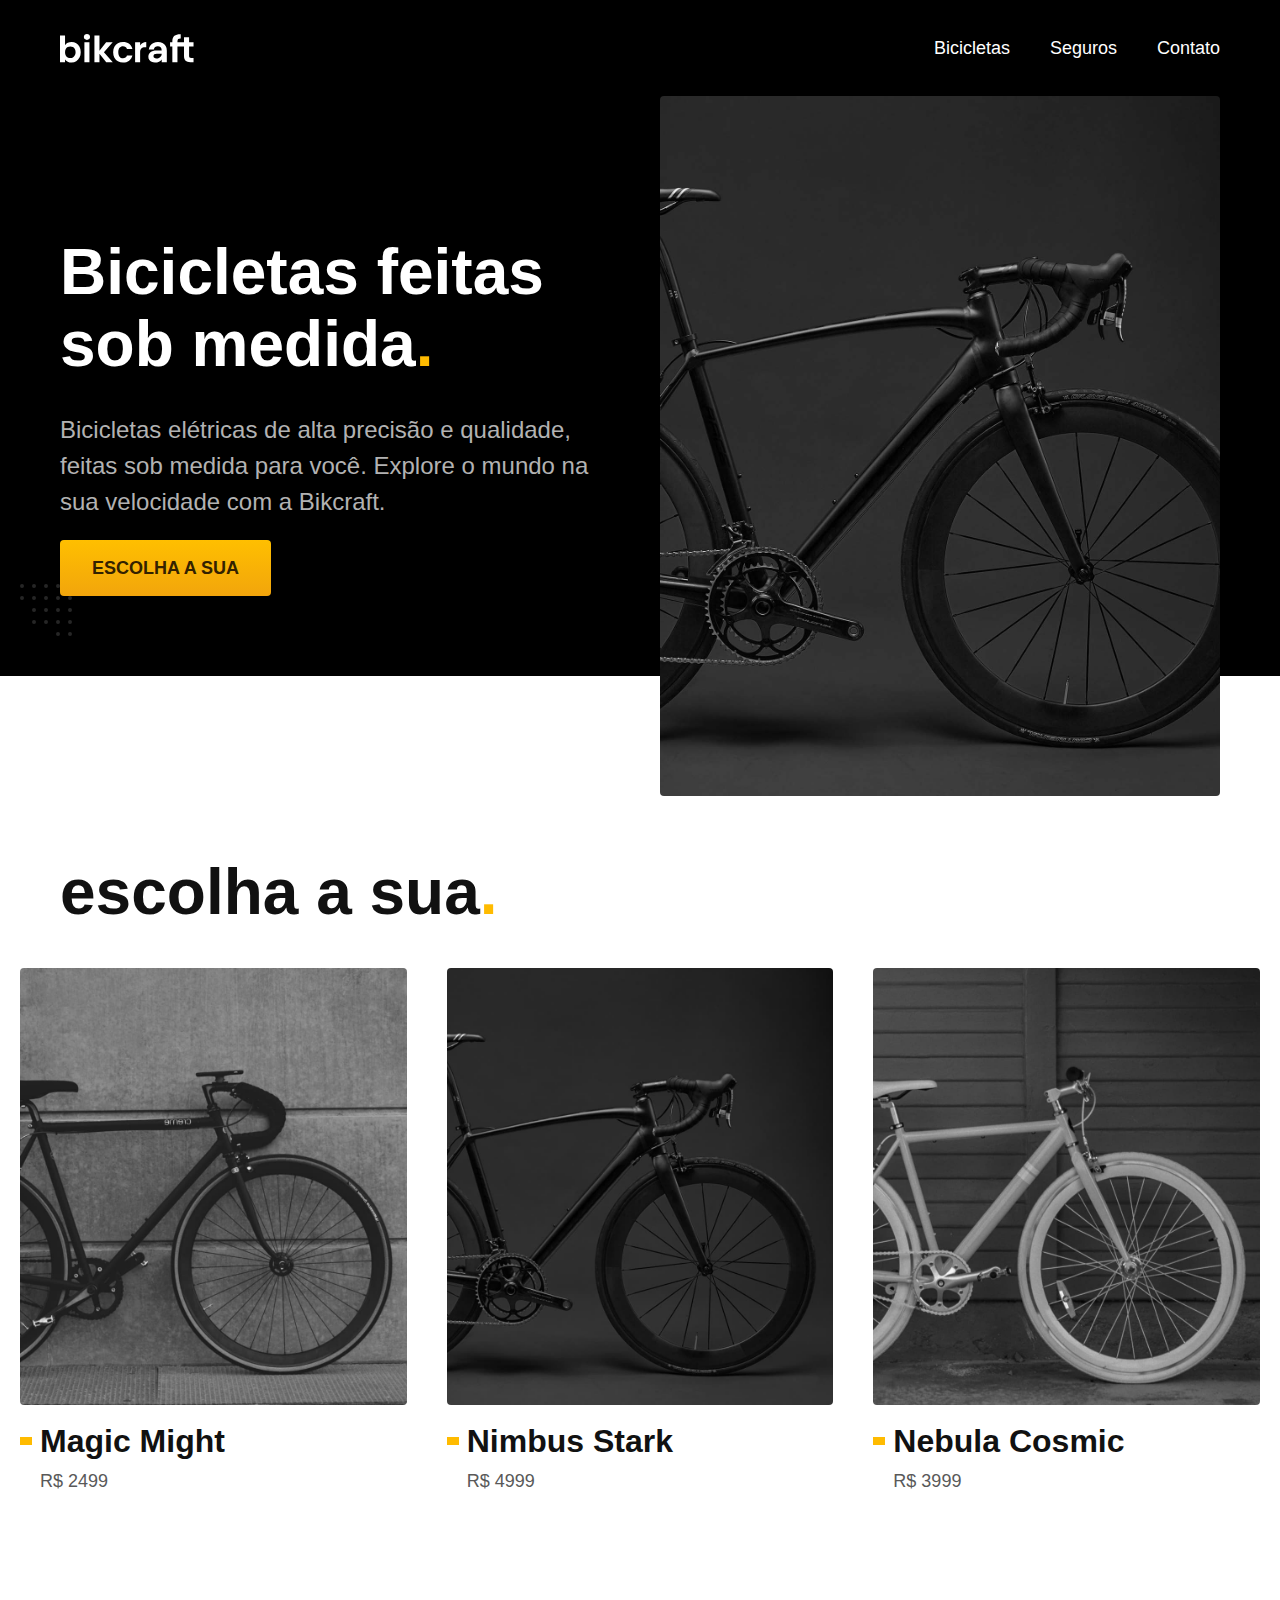
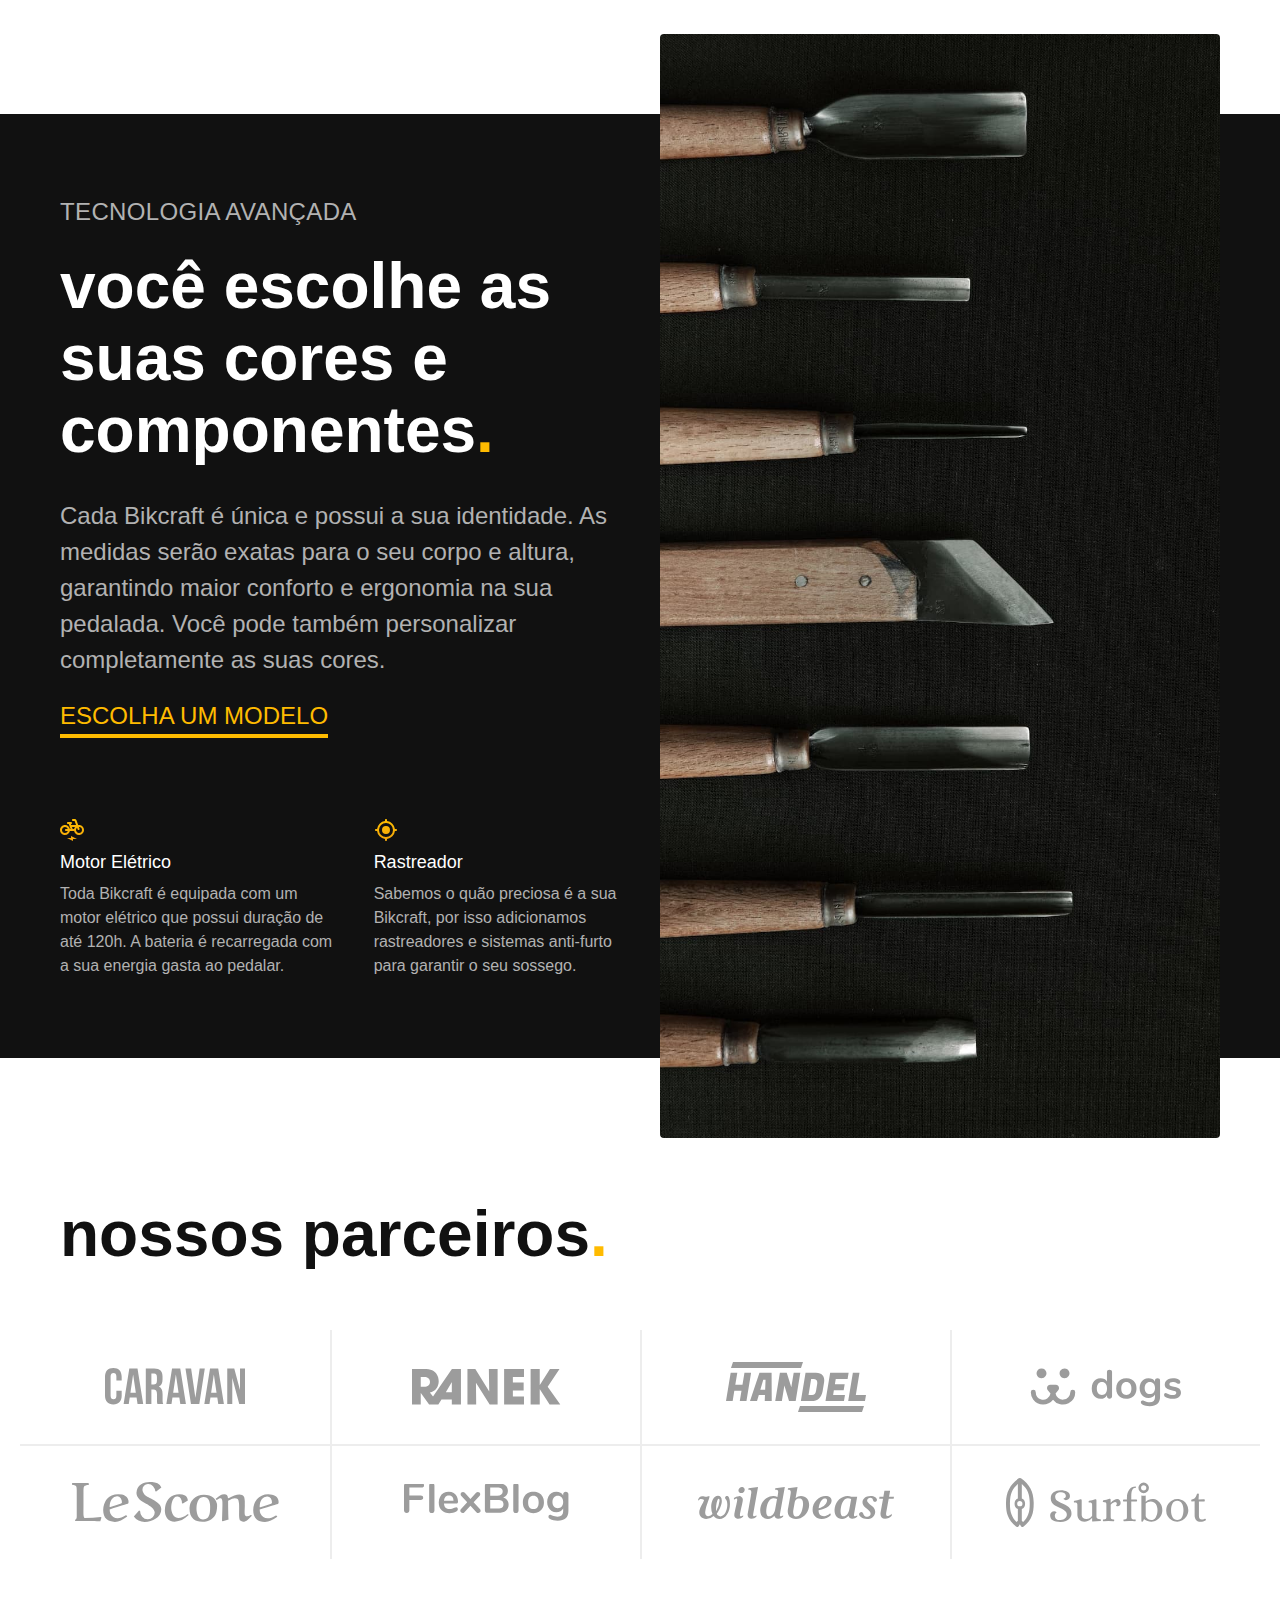
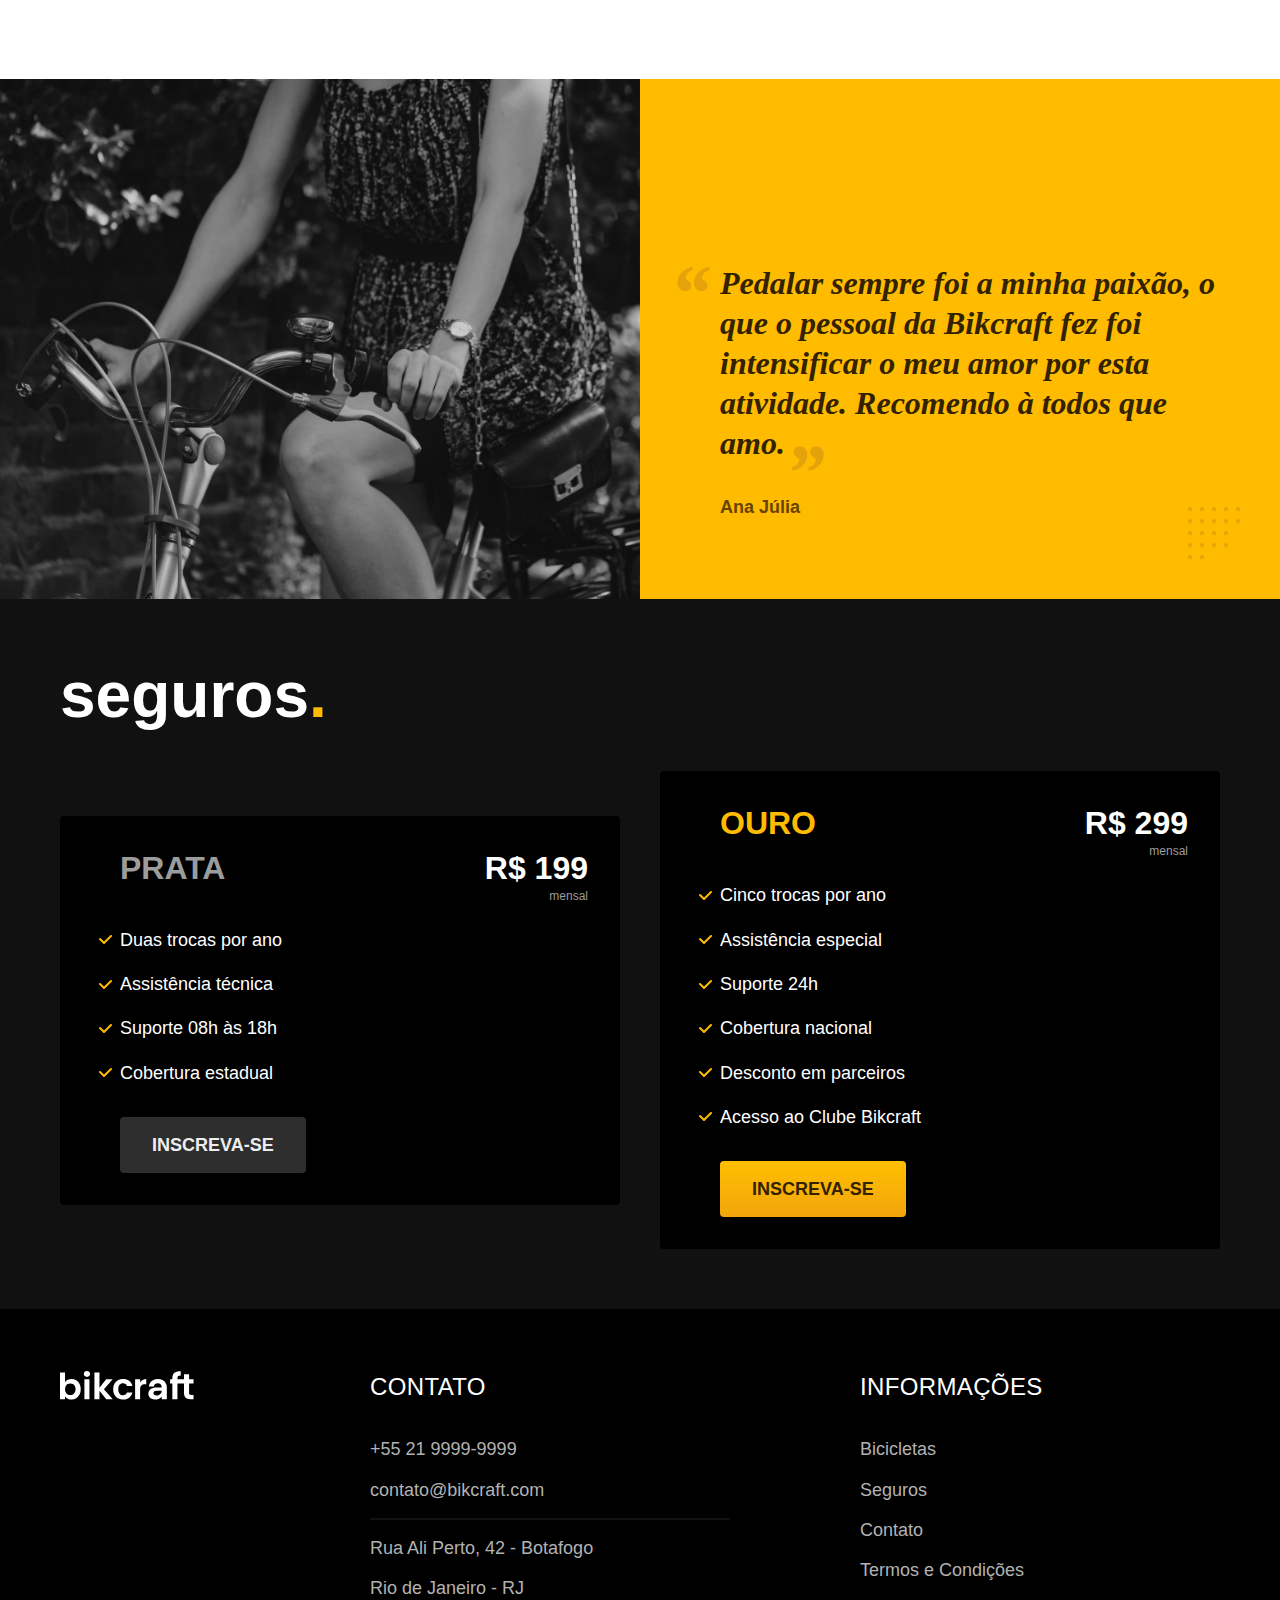
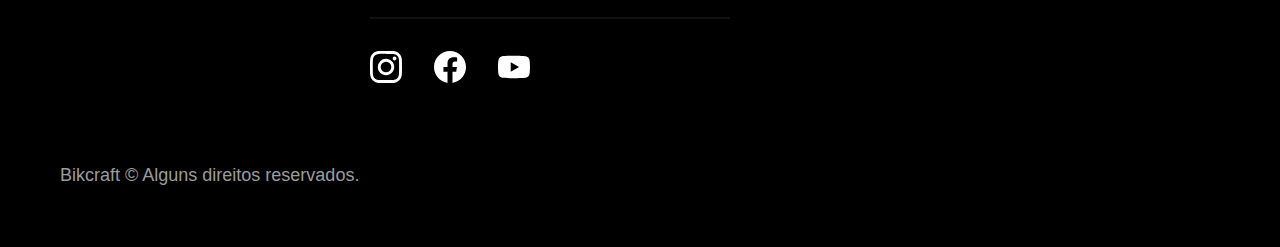
<file: index.html>
<!DOCTYPE html>
<html lang="pt-br">

<head>
  <meta charset="UTF-8">
  <meta name="viewport" content="width=device-width, initial-scale=1.0">

  <title>Bikcraft - Bicicletas Elétricas</title>
  <meta name="description" content="Bicicletas elétricas de alta precisão e qualidade, feitas sob medida para o cliente. Explore o mundo na sua velocidade com a Bikcraft.">

  <link rel="preload" href="./css/style.min.css" as="style">
  <link rel="stylesheet" href="./css/style.min.css">

  <script>document.documentElement.classList.add('js');</script>
</head>

<body>
  <header class="header-bg">
    <div class="header container">
      <a href="./">
        <img src="./img/bikcraft.svg" width="136" height="32" alt="Bikcraft">
      </a>

      <nav aria-label="primaria">
        <ul class="header-menu font-1-m cor-0">
          <li><a href="./bicicletas.html">Bicicletas</a></li>
          <li><a href="./seguros.html">Seguros</a></li>
          <li><a href="./contato.html">Contato</a></li>
        </ul>
      </nav>
    </div>
  </header>

  <main class="introducao-bg">
    <div class="introducao container">
      <div class="introducao-conteudo">
        <h1 class="font-1-xxl cor-0 fadeInDown" data-anime="200">Bicicletas feitas sob medida<span class="cor-p1">.</span></h1>
        <p class="font-2-l cor-5 fadeInDown" data-anime="400">Bicicletas elétricas de alta precisão e qualidade, feitas sob medida para você. Explore o mundo na sua velocidade com a Bikcraft.</p>
        <a class="botao fadeInDown" data-anime="600" href="./bicicletas.html">Escolha a sua</a>
      </div>
      <picture data-anime="800" class="fadeInDown">
        <source media="(max-width: 800px)" srcset="./img/bicicletas/nimbus.jpg">
        <img src="./img/fotos/introducao.jpg" width="1280" height="1600" alt="Bicicleta elétrica preta.">
      </picture>
    </div>
  </main>

  <article class="bicicletas-lista">
    <h2 class="container font-1-xxl">escolha a sua<span class="cor-p1">.</span></h2>

    <ul>
      <li>
        <a href="./bicicletas/magic.html">
          <img src="./img/bicicletas/magic-home.jpg" alt="Bicicleta preta" width="920" height="1040">
          <h3 class="font-1-xl">Magic Might</h3>
          <span class="font-2-m cor-8">R$ 2499</span>
        </a>
      </li>
      <li>
        <a href="./bicicletas/nimbus.html">
          <img src="./img/bicicletas/nimbus-home.jpg" alt="Bicicleta preta" width="920" height="1040">
          <h3 class="font-1-xl">Nimbus Stark</h3>
          <span class="font-2-m cor-8">R$ 4999</span>
        </a>
      </li>
      <li>
        <a href="./bicicletas/nebula.html">
          <img src="./img/bicicletas/nebula-home.jpg" alt="Bicicleta preta" width="920" height="1040">
          <h3 class="font-1-xl">Nebula Cosmic</h3>
          <span class="font-2-m cor-8">R$ 3999</span>
        </a>
      </li>
    </ul>
  </article>

  <article class="tecnologia-bg">
    <div class="tecnologia container">
      <div class="tecnologia-conteudo">
        <span class="font-2-l-b cor-5">Tecnologia Avançada</span>
        <h2 class="font-1-xxl cor-0">você escolhe as suas cores e componentes<span class="cor-p1">.</span></h2>
        <p class="font-2-l cor-5">Cada Bikcraft é única e possui a sua identidade. As medidas serão exatas para o seu corpo e altura, garantindo maior conforto e ergonomia na sua pedalada. Você pode também personalizar completamente as suas cores.</p>
        <a class="link" href="./bicicletas.html">Escolha um modelo</a>
        <div class="tecnologia-vantagens">
          <div>
            <img src="./img/icones/eletrica.svg" width="24" height="24" alt="">
            <h3 class="font-1-m cor-0">Motor Elétrico</h3>
            <p class="font-2-s cor-5">Toda Bikcraft é equipada com um motor elétrico que possui duração de até 120h. A bateria é recarregada com a sua energia gasta ao pedalar.</p>
          </div>
          <div>
            <img src="./img/icones/rastreador.svg" width="24" height="24" alt="">
            <h3 class="font-1-m cor-0">Rastreador</h3>
            <p class="font-2-s cor-5">Sabemos o quão preciosa é a sua Bikcraft, por isso adicionamos rastreadores e sistemas anti-furto para garantir o seu sossego.</p>
          </div>
        </div>
      </div>
      <div class="tecnologia-imagem">
        <img src="./img/fotos/tecnologia.jpg" width="1200" height="1920" alt="">
      </div>
    </div>
  </article>

  <section class="parceiros" aria-label="Nossos Parceiros">
    <h2 class="container font-1-xxl">nossos parceiros<span class="cor-p1">.</span></h2>

    <ul>
      <li><img src="./img/parceiros/caravan.svg" alt="Caravan" width="140" height="38"></li>
      <li><img src="./img/parceiros/ranek.svg" alt="Ranek" width="149" height="36"></li>
      <li><img src="./img/parceiros/handel.svg" alt="Handel" width="140" height="50"></li>
      <li><img src="./img/parceiros/dogs.svg" alt="Dogs" width="152" height="39"></li>
      <li><img src="./img/parceiros/lescone.svg" alt="LeScone" width="208" height="41"></li>
      <li><img src="./img/parceiros/flexblog.svg" alt="FlexBlog" width="165" height="38"></li>
      <li><img src="./img/parceiros/wildbeast.svg" alt="Wildbeast" width="196" height="34"></li>
      <li><img src="./img/parceiros/surfbot.svg" alt="Surfbot" width="200" height="49"></li>
    </ul>
  </section>

  <section class="depoimento" aria-label="Depoimento">
    <div>
      <img src="./img/fotos/depoimento.jpg" width="1560" height="1360" alt="Pessoa pedalando uma bicicleta Bikcraft">
    </div>
    <div class="depoimento-conteudo">
      <blockquote class="font-1-xl cor-p5">
        <p>Pedalar sempre foi a minha paixão, o que o pessoal da Bikcraft fez foi intensificar o meu amor por esta atividade. Recomendo à todos que amo.</p>
      </blockquote>
      <span class="font-1-m-b cor-p4">Ana Júlia</span>
    </div>
  </section>

  <article class="seguros-bg">
    <div class="seguros container">
      <h2 class="font-1-xxl cor-0">seguros<span class="cor-p1">.</span></h2>
      <div class="seguros-item">
        <h3 class="font-1-xl cor-6">PRATA</h3>
        <span class="font-1-xl cor-0">R$ 199 <span class="font-1-xs cor-6">mensal</span></span>
        <ul class="font-2-m cor-0">
          <li>Duas trocas por ano</li>
          <li>Assistência técnica</li>
          <li>Suporte 08h às 18h</li>
          <li>Cobertura estadual</li>
        </ul>
        <a class="botao secundario" href="./orcamento.html">Inscreva-se</a>
      </div>

      <div class="seguros-item">
        <h3 class="font-1-xl cor-p1">OURO</h3>
        <span class="font-1-xl cor-0">R$ 299 <span class="font-1-xs cor-6">mensal</span></span>
        <ul class="font-2-m cor-0">
          <li>Cinco trocas por ano</li>
          <li>Assistência especial</li>
          <li>Suporte 24h</li>
          <li>Cobertura nacional</li>
          <li>Desconto em parceiros</li>
          <li>Acesso ao Clube Bikcraft</li>
        </ul>
        <a class="botao" href="./orcamento.html">Inscreva-se</a>
      </div>
    </div>
  </article>

  <footer class="footer-bg">
    <div class="footer container">
      <img src="./img/bikcraft.svg" width="136" height="32" alt="Bikcraft">
      <div class="footer-contato">
        <h3 class="font-2-l-b cor-0">Contato</h3>
        <ul class="font-2-m cor-5">
          <li><a href="tel:+552199999999">+55 21 9999-9999</a></li>
          <li><a href="mailto:contato@bikcraft.com">contato@bikcraft.com</a></li>
          <li>Rua Ali Perto, 42 - Botafogo</li>
          <li>Rio de Janeiro - RJ</li>
        </ul>
        <div class="footer-redes">
          <a href="./">
            <img src="./img/redes/instagram.svg" width="32" height="32" alt="Instagram">
          </a>
          <a href="./">
            <img src="./img/redes/facebook.svg" width="32" height="32" alt="Facebook">
          </a>
          <a href="./">
            <img src="./img/redes/youtube.svg" width="32" height="32" alt="Youtube">
          </a>
        </div>
      </div>
      <div class="footer-informacoes">
        <h3 class="font-2-l-b cor-0">Informações</h3>
        <nav>
          <ul class="font-1-m cor-5">
            <li><a href="./bicicletas.html">Bicicletas</a></li>
            <li><a href="./seguros.html">Seguros</a></li>
            <li><a href="./contato.html">Contato</a></li>
            <li><a href="./termos.html">Termos e Condições</a></li>
          </ul>
        </nav>
      </div>
      <p class="footer-copy font-2-m cor-6">Bikcraft © Alguns direitos reservados.</p>
    </div>
  </footer>

  <script src="./js/plugins/simple-anime.js"></script>
  <script src="./js/script.js"></script>
</body>

</html>
</file>
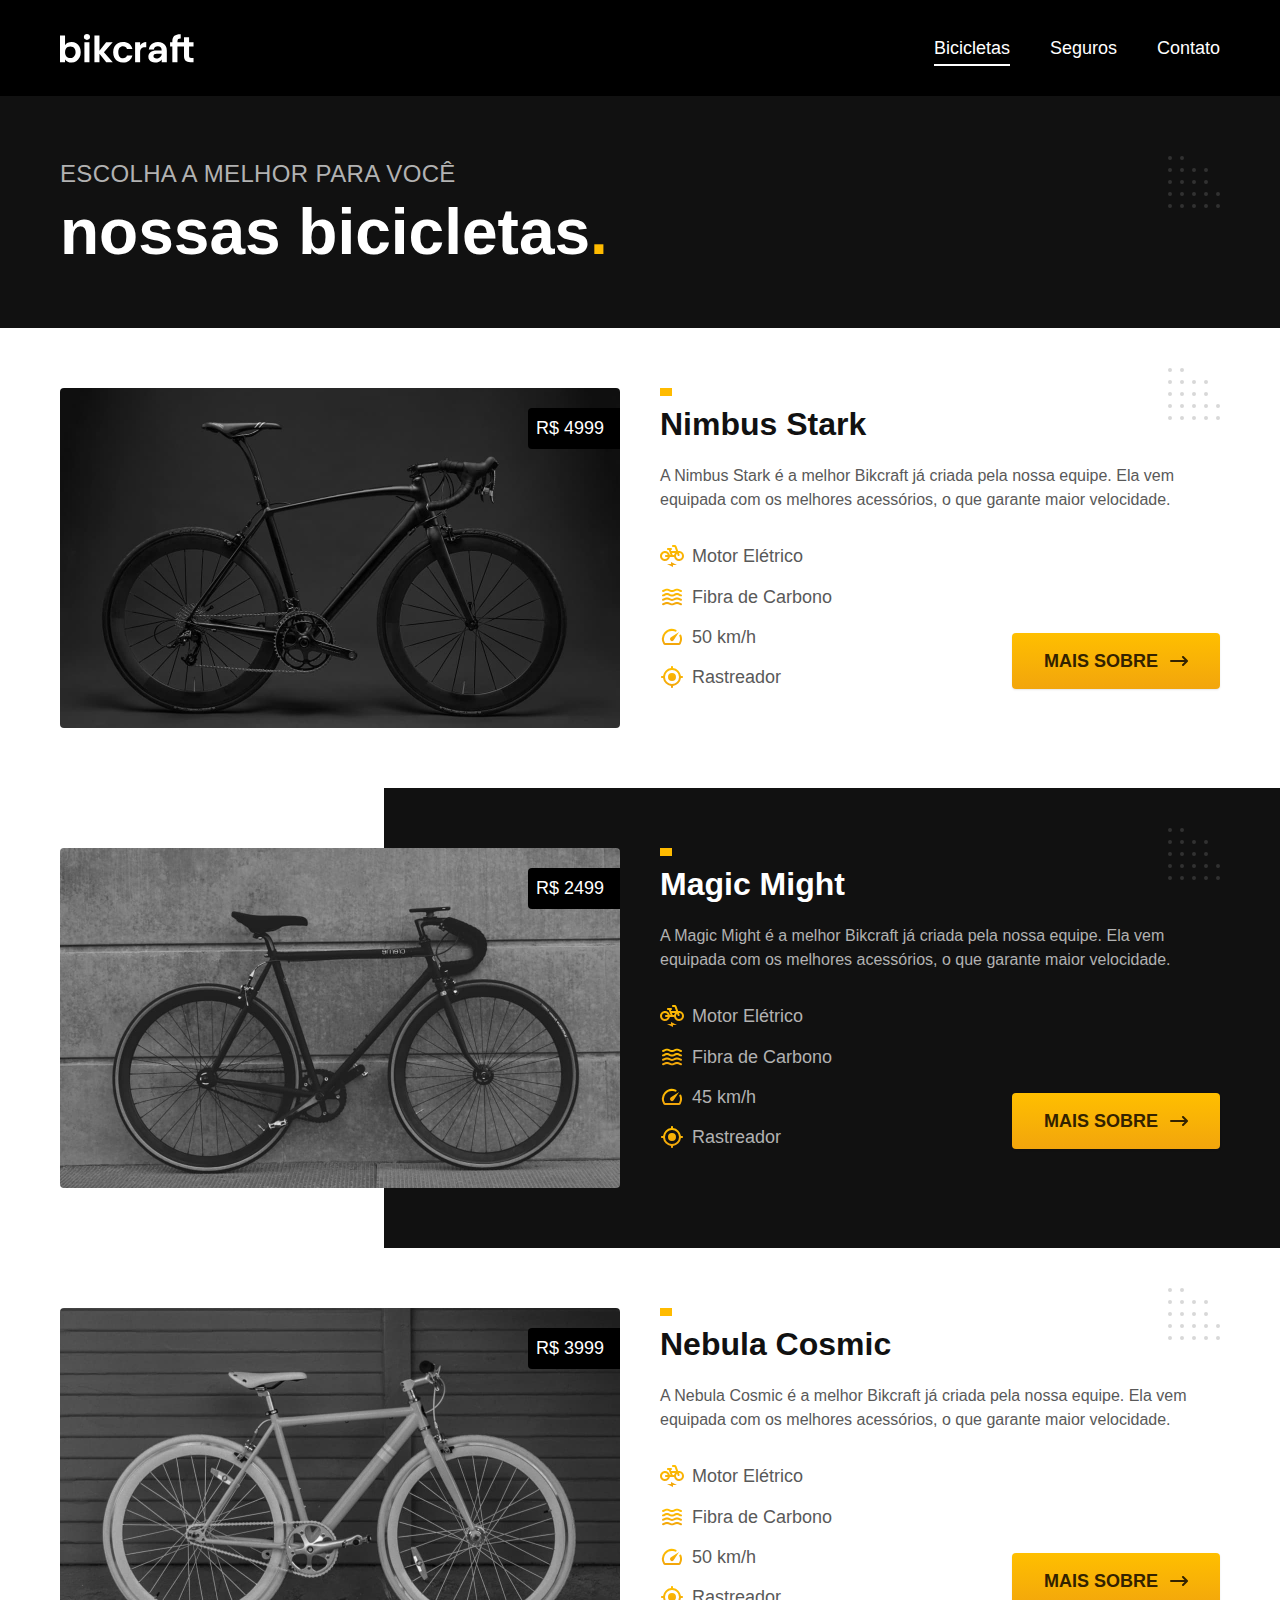
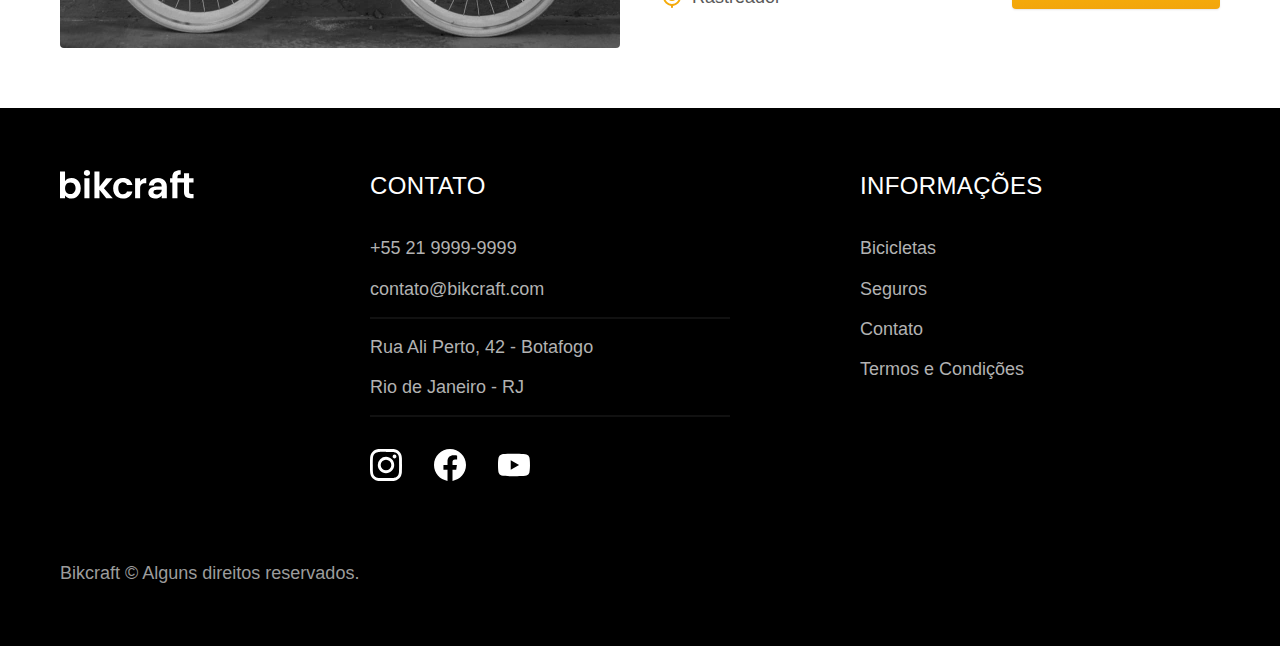
<file: bicicletas.html>
<!DOCTYPE html>
<html lang="pt-br">

<head>
  <meta charset="UTF-8">
  <meta name="viewport" content="width=device-width, initial-scale=1.0">

  <title>Bicicletas | Bikcraft</title>
  <meta name="description" content="Bicicletas">

  <link rel="preload" href="./css/style.min.css" as="style">
  <link rel="stylesheet" href="./css/style.min.css">
  <script>document.documentElement.classList.add('js');</script>
</head>

<body id="bicicletas">
  <header class="header-bg">
    <div class="header container">
      <a href="./">
        <img src="./img/bikcraft.svg" alt="Bikcraft">
      </a>

      <nav aria-label="primaria">
        <ul class="header-menu font-1-m cor-0">
          <li><a href="./bicicletas.html">Bicicletas</a></li>
          <li><a href="./seguros.html">Seguros</a></li>
          <li><a href="./contato.html">Contato</a></li>
        </ul>
      </nav>
    </div>
  </header>

  <main>
    <div class="titulo-bg">
      <div class="titulo container">
        <p class="font-2-l-b cor-5">Escolha a melhor para você</p>
        <h1 class="font-1-xxl cor-0">nossas bicicletas<span class="cor-p1">.</span></h1>
      </div>
    </div>

    <div class="bicicletas container">
      <div class="bicicletas-imagem">
        <img src="./img/bicicletas/nimbus.jpg" alt="Bicicleta preta">
        <span class="font-2-m cor-0">R$ 4999</span>
      </div>
      <div class="bicicletas-conteudo">
        <h2 class="font-1-xl">Nimbus Stark</h2>
        <p class="font-2-s cor-8">A Nimbus Stark é a melhor Bikcraft já criada pela nossa equipe. Ela vem equipada com os melhores acessórios, o que garante maior velocidade.</p>
        <ul class="font-1-m cor-8">
          <li>
            <img src="./img/icones/eletrica.svg" alt="">
            Motor Elétrico
          </li>
          <li>
            <img src="./img/icones/carbono.svg" alt="">
            Fibra de Carbono
          </li>
          <li>
            <img src="./img/icones/velocidade.svg" alt="">
            50 km/h
          </li>
          <li>
            <img src="./img/icones/rastreador.svg" alt="">
            Rastreador
          </li>
        </ul>
        <a class="botao seta" href="./bicicletas/nimbus.html">Mais Sobre</a>
      </div>
    </div>

    <div class="bicicletas-bg">
      <div class="bicicletas container">
        <div class="bicicletas-imagem">
          <img src="./img/bicicletas/magic.jpg" alt="Bicicleta preta">
          <span class="font-2-m cor-0">R$ 2499</span>
        </div>
        <div class="bicicletas-conteudo">
          <h2 class="font-1-xl cor-0">Magic Might</h2>
          <p class="font-2-s cor-5">A Magic Might é a melhor Bikcraft já criada pela nossa equipe. Ela vem equipada com os melhores acessórios, o que garante maior velocidade.</p>
          <ul class="font-1-m cor-5">
            <li>
              <img src="./img/icones/eletrica.svg" alt="">
              Motor Elétrico
            </li>
            <li>
              <img src="./img/icones/carbono.svg" alt="">
              Fibra de Carbono
            </li>
            <li>
              <img src="./img/icones/velocidade.svg" alt="">
              45 km/h
            </li>
            <li>
              <img src="./img/icones/rastreador.svg" alt="">
              Rastreador
            </li>
          </ul>
          <a class="botao seta" href="./bicicletas/magic.html">Mais Sobre</a>
        </div>
      </div>
    </div>

    <div class="bicicletas container">
      <div class="bicicletas-imagem">
        <img src="./img/bicicletas/nebula.jpg" alt="Bicicleta preta">
        <span class="font-2-m cor-0">R$ 3999</span>
      </div>
      <div class="bicicletas-conteudo">
        <h2 class="font-1-xl">Nebula Cosmic</h2>
        <p class="font-2-s cor-8">A Nebula Cosmic é a melhor Bikcraft já criada pela nossa equipe. Ela vem equipada com os melhores acessórios, o que garante maior velocidade.</p>
        <ul class="font-1-m cor-8">
          <li>
            <img src="./img/icones/eletrica.svg" alt="">
            Motor Elétrico
          </li>
          <li>
            <img src="./img/icones/carbono.svg" alt="">
            Fibra de Carbono
          </li>
          <li>
            <img src="./img/icones/velocidade.svg" alt="">
            50 km/h
          </li>
          <li>
            <img src="./img/icones/rastreador.svg" alt="">
            Rastreador
          </li>
        </ul>
        <a class="botao seta" href="./bicicletas/nebula.html">Mais Sobre</a>
      </div>
    </div>

  </main>

  <footer class="footer-bg">
    <div class="footer container">
      <img src="./img/bikcraft.svg" alt="Bikcraft">
      <div class="footer-contato">
        <h3 class="font-2-l-b cor-0">Contato</h3>
        <ul class="font-2-m cor-5">
          <li><a href="tel:+552199999999">+55 21 9999-9999</a></li>
          <li><a href="mailto:contato@bikcraft.com">contato@bikcraft.com</a></li>
          <li>Rua Ali Perto, 42 - Botafogo</li>
          <li>Rio de Janeiro - RJ</li>
        </ul>
        <div class="footer-redes">
          <a href="./">
            <img src="./img/redes/instagram.svg" alt="Instagram">
          </a>
          <a href="./">
            <img src="./img/redes/facebook.svg" alt="Facebook">
          </a>
          <a href="./">
            <img src="./img/redes/youtube.svg" alt="Youtube">
          </a>
        </div>
      </div>
      <div class="footer-informacoes">
        <h3 class="font-2-l-b cor-0">Informações</h3>
        <nav>
          <ul class="font-1-m cor-5">
            <li><a href="./bicicletas.html">Bicicletas</a></li>
            <li><a href="./seguros.html">Seguros</a></li>
            <li><a href="./contato.html">Contato</a></li>
            <li><a href="./termos.html">Termos e Condições</a></li>
          </ul>
        </nav>
      </div>
      <p class="footer-copy font-2-m cor-6">Bikcraft © Alguns direitos reservados.</p>
    </div>
  </footer>
  <script src="./js/script.js"></script>
</body>

</html>
</file>
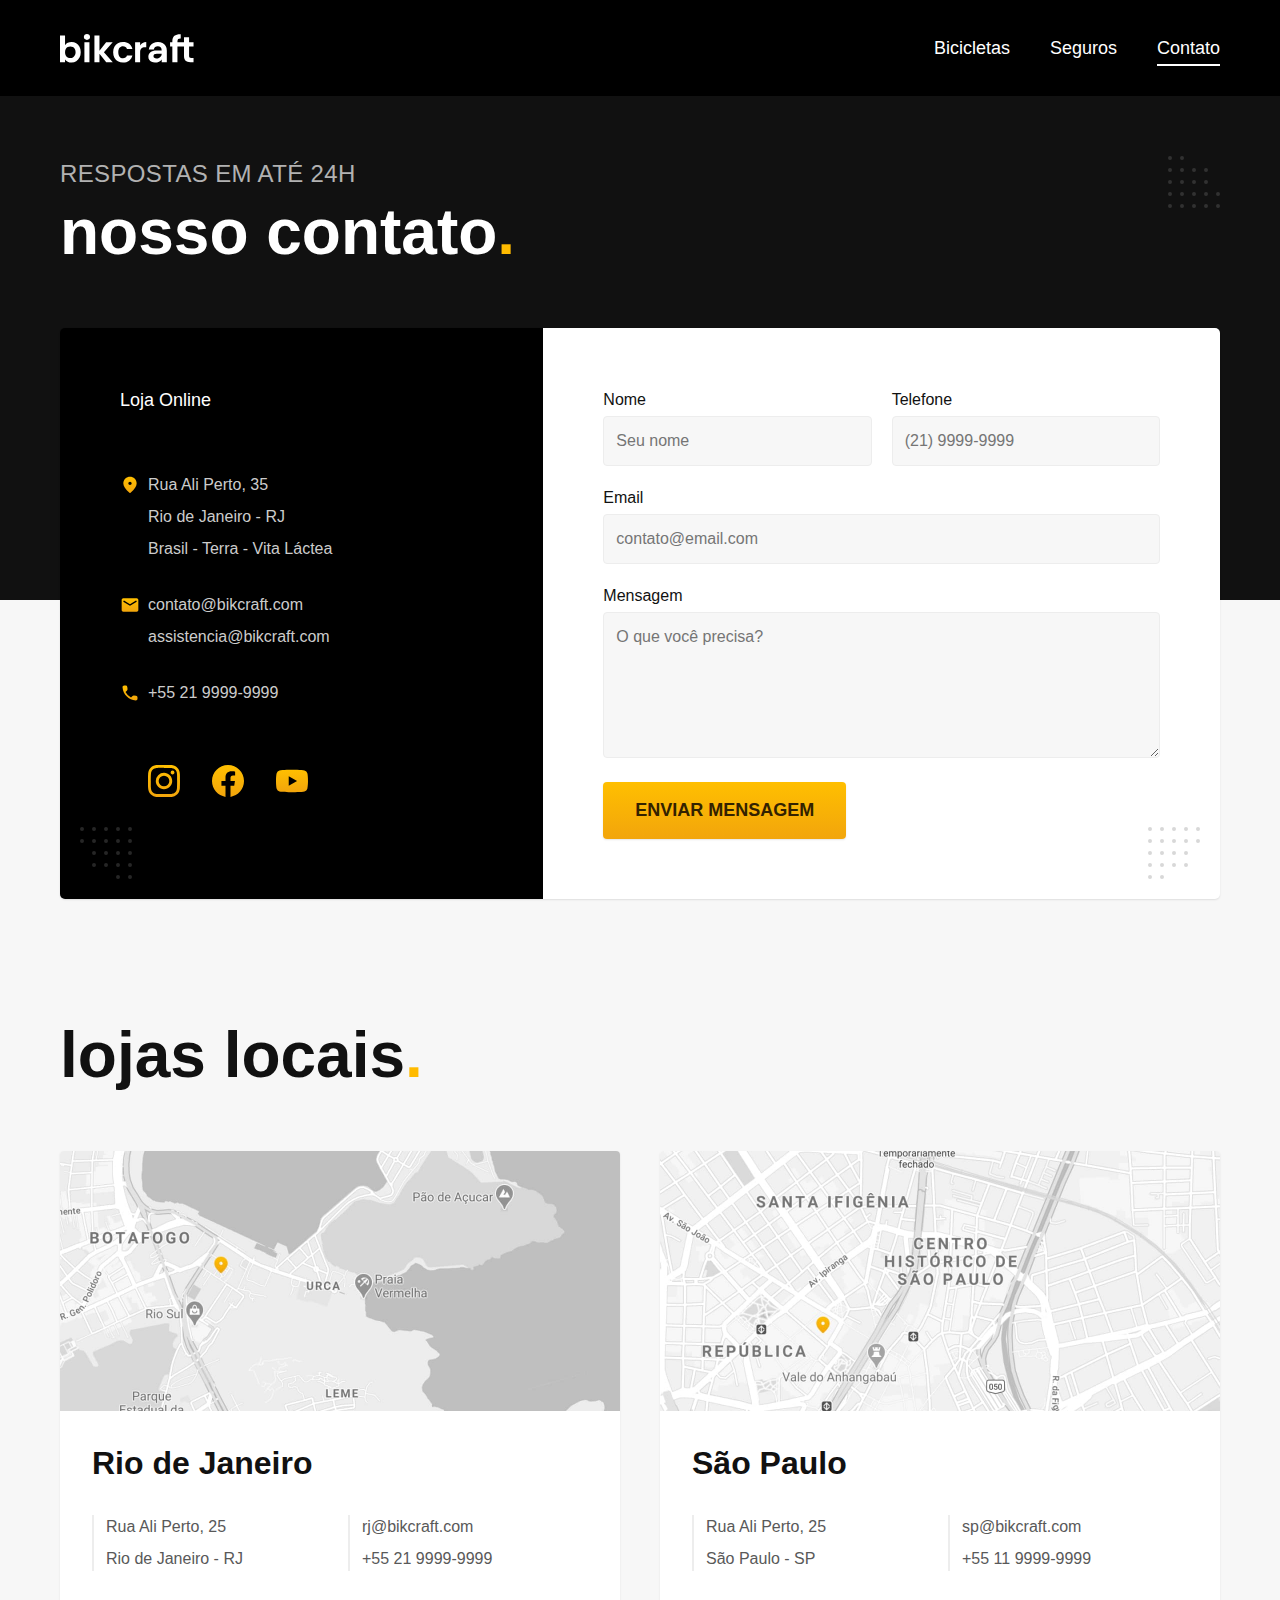
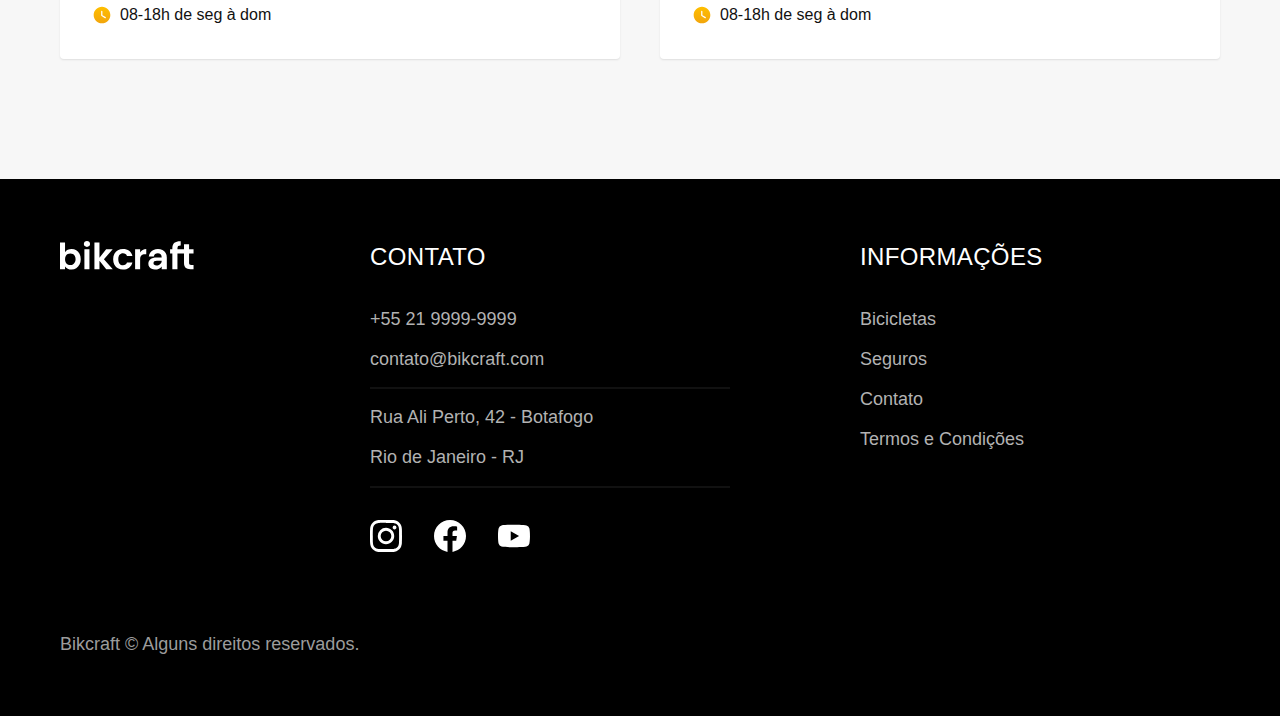
<file: contato.html>
<!DOCTYPE html>
<html lang="pt-br">

<head>
  <meta charset="UTF-8">
  <meta name="viewport" content="width=device-width, initial-scale=1.0">

  <title>Contato | Bikcraft</title>
  <meta name="description" content="Contato.">

  <link rel="preload" href="./css/style.min.css" as="style">
  <link rel="stylesheet" href="./css/style.min.css">
  <script>document.documentElement.classList.add('js');</script>
</head>

<body id="contato">
  <header class="header-bg">
    <div class="header container">
      <a href="./">
        <img src="./img/bikcraft.svg" alt="Bikcraft">
      </a>

      <nav aria-label="primaria">
        <ul class="header-menu font-1-m cor-0">
          <li><a href="./bicicletas.html">Bicicletas</a></li>
          <li><a href="./seguros.html">Seguros</a></li>
          <li><a href="./contato.html">Contato</a></li>
        </ul>
      </nav>
    </div>
  </header>

  <main>
    <div class="titulo-bg">
      <div class="titulo container">
        <p class="font-2-l-b cor-5">Respostas em até 24h</p>
        <h1 class="font-1-xxl cor-0">nosso contato<span class="cor-p1">.</span></h1>
      </div>
    </div>

    <div class="contato container">
      <section class="contato-dados" aria-label="Endereço">
        <h2 class="font-1-m cor-0">Loja Online</h2>
        <div class="contato-endereco font-2-s cor-4">
          <p>Rua Ali Perto, 35</p>
          <p>Rio de Janeiro - RJ</p>
          <p>Brasil - Terra - Vita Láctea</p>
        </div>
        <address class="contato-meios font-2-s cor-4">
          <a href="mailto:contato@bikcraft.com">contato@bikcraft.com</a>
          <a href="mailto:assistencia@bikcraft.com">assistencia@bikcraft.com</a>
          <a href="tel:+552199999999">+55 21 9999-9999</a>
        </address>
        <div class="contato-redes">
          <a href="./">
            <img src="./img/redes/instagram-p.svg" alt="Instagram">
          </a>
          <a href="./">
            <img src="./img/redes/facebook-p.svg" alt="Facebook">
          </a>
          <a href="./">
            <img src="./img/redes/youtube-p.svg" alt="Youtube">
          </a>
        </div>
      </section>
      <section class="contato-formulario" aria-label="Formulário">
        <form class="form" action="./contato.html">
          <div>
            <label for="nome">Nome</label>
            <input type="text" id="nome" name="nome" placeholder="Seu nome">
          </div>
          <div>
            <label for="telefone">Telefone</label>
            <input type="text" id="telefone" name="telefone" placeholder="(21) 9999-9999">
          </div>
          <div class="col-2">
            <label for="email">Email</label>
            <input type="email" id="email" name="email" placeholder="contato@email.com">
          </div>
          <div class="col-2">
            <label for="mensagem">Mensagem</label>
            <textarea rows="5" id="mensagem" name="mensagem" placeholder="O que você precisa?"></textarea>
          </div>
          <button class="botao col-2">Enviar Mensagem</button>
        </form>
      </section>
    </div>
  </main>

  <article class="lojas container">
    <h2 class="font-1-xxl">lojas locais<span class="cor-p1">.</span></h2>
    <div class="lojas-item">
      <img src="./img/lojas/rj.jpg" alt="mapa marcando o endereço em Rua Ali Perto, 25 - Rio de Janeiro - RJ">
      <div class="lojas-conteudo">
        <h3 class="font-1-xl">Rio de Janeiro</h3>
        <div class="lojas-dados font-2-s cor-8">
          <p>Rua Ali Perto, 25</p>
          <p>Rio de Janeiro - RJ</p>
        </div>
        <div class="lojas-dados font-2-s cor-8">
          <a href="mailto:rj@bikcraft.com">rj@bikcraft.com</a>
          <a href="tel:+552199999999">+55 21 9999-9999</a>
        </div>
        <p class="lojas-tempo font-1-s"><img src="./img/icones/horario.svg" alt="">08-18h de seg à dom</p>
      </div>
    </div>

    <div class="lojas-item">
      <img src="./img/lojas/sp.jpg" alt="mapa marcando o endereço em Rua Ali Perto, 25 - São Paulo - SP">
      <div class="lojas-conteudo">
        <h3 class="font-1-xl">São Paulo</h3>
        <div class="lojas-dados font-2-s cor-8">
          <p>Rua Ali Perto, 25</p>
          <p>São Paulo - SP</p>
        </div>
        <div class="lojas-dados font-2-s cor-8">
          <a href="mailto:sp@bikcraft.com">sp@bikcraft.com</a>
          <a href="tel:+551199999999">+55 11 9999-9999</a>
        </div>
        <p class="lojas-tempo font-1-s"><img src="./img/icones/horario.svg" alt="">08-18h de seg à dom</p>
      </div>
    </div>
  </article>

  <footer class="footer-bg">
    <div class="footer container">
      <img src="./img/bikcraft.svg" alt="Bikcraft">
      <div class="footer-contato">
        <h3 class="font-2-l-b cor-0">Contato</h3>
        <ul class="font-2-m cor-5">
          <li><a href="tel:+552199999999">+55 21 9999-9999</a></li>
          <li><a href="mailto:contato@bikcraft.com">contato@bikcraft.com</a></li>
          <li>Rua Ali Perto, 42 - Botafogo</li>
          <li>Rio de Janeiro - RJ</li>
        </ul>
        <div class="footer-redes">
          <a href="./">
            <img src="./img/redes/instagram.svg" alt="Instagram">
          </a>
          <a href="./">
            <img src="./img/redes/facebook.svg" alt="Facebook">
          </a>
          <a href="./">
            <img src="./img/redes/youtube.svg" alt="Youtube">
          </a>
        </div>
      </div>
      <div class="footer-informacoes">
        <h3 class="font-2-l-b cor-0">Informações</h3>
        <nav>
          <ul class="font-1-m cor-5">
            <li><a href="./bicicletas.html">Bicicletas</a></li>
            <li><a href="./seguros.html">Seguros</a></li>
            <li><a href="./contato.html">Contato</a></li>
            <li><a href="./termos.html">Termos e Condições</a></li>
          </ul>
        </nav>
      </div>
      <p class="footer-copy font-2-m cor-6">Bikcraft © Alguns direitos reservados.</p>
    </div>
  </footer>
  <script src="./js/script.js"></script>
</body>

</html>
</file>
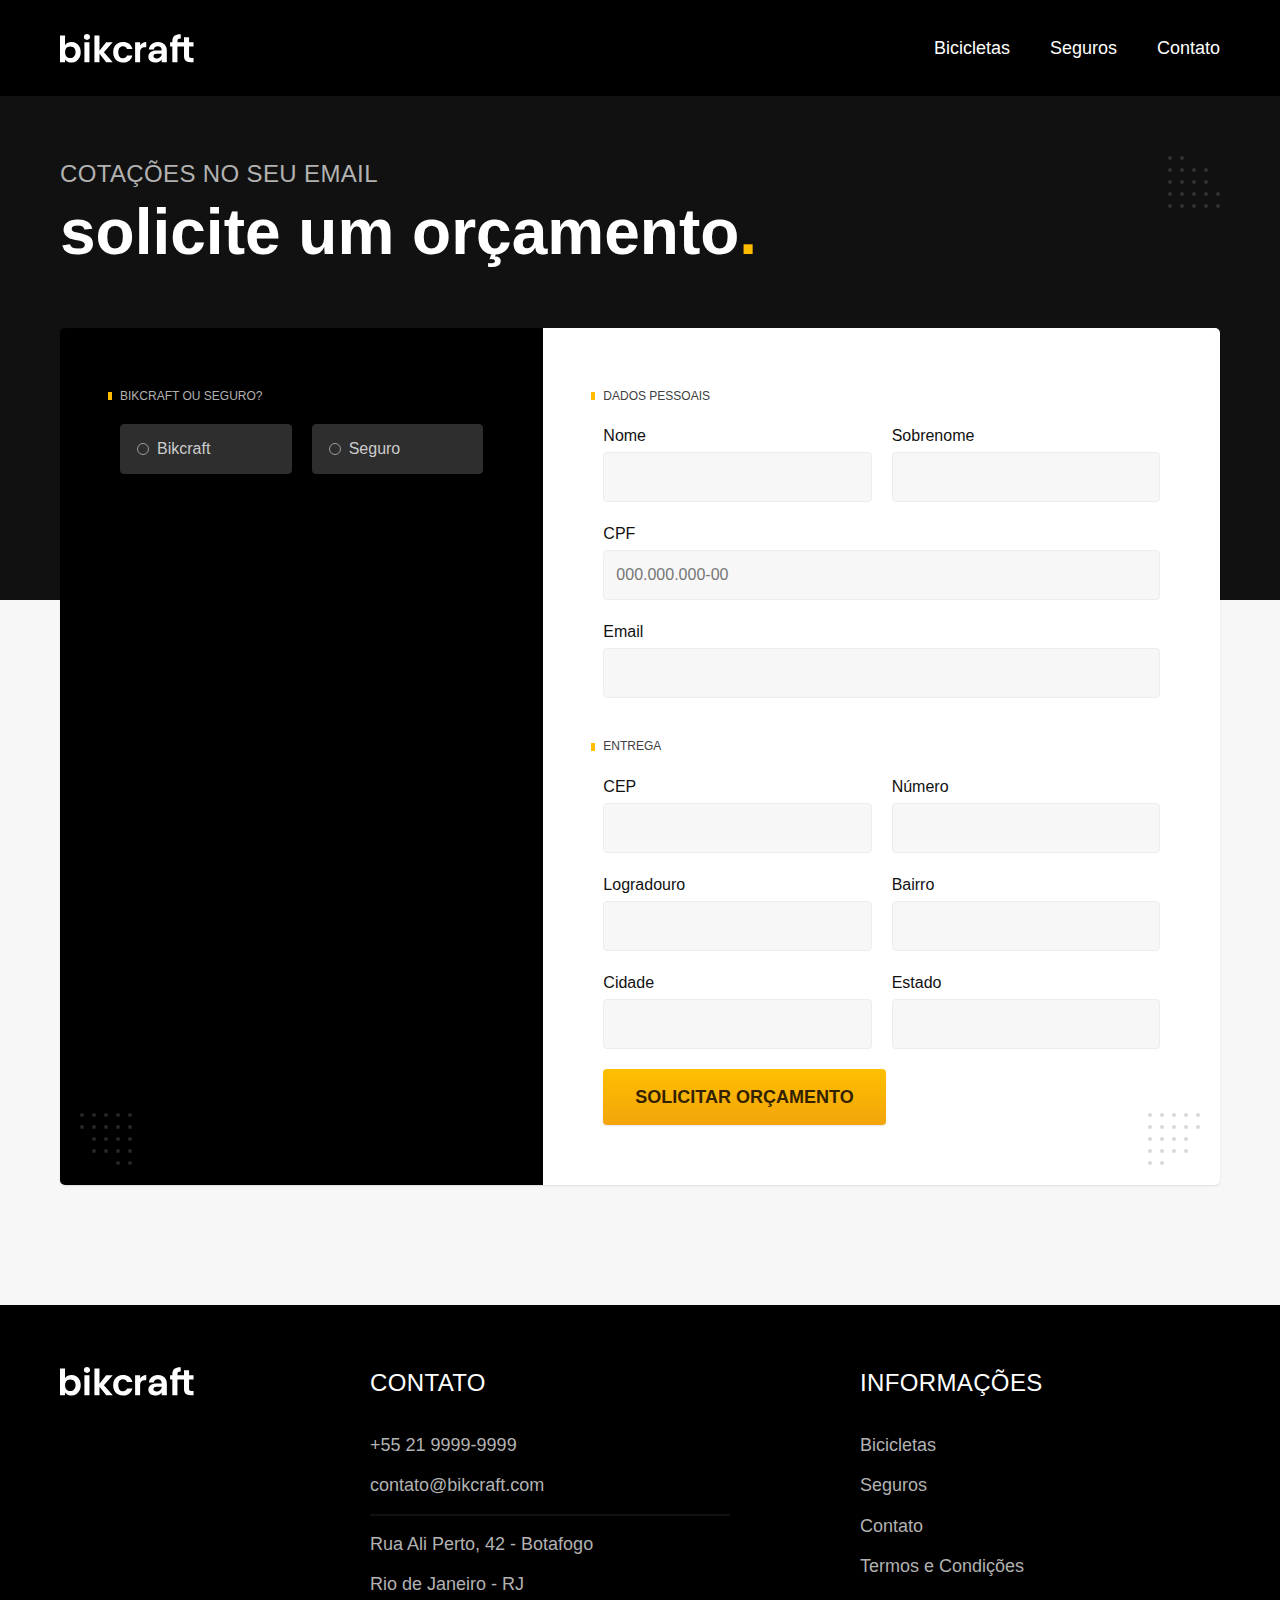
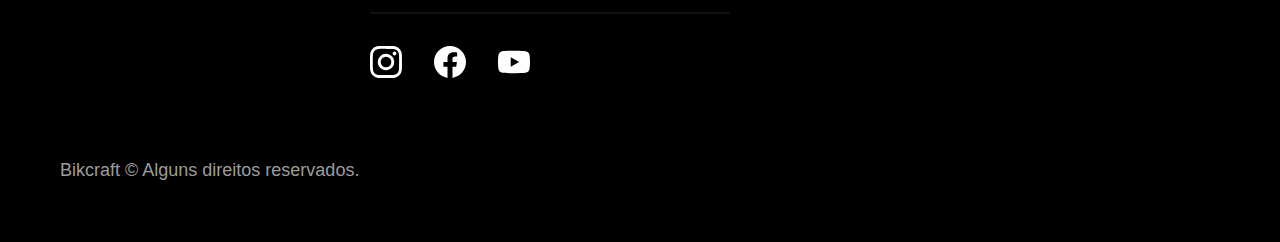
<file: orcamento.html>
<!DOCTYPE html>
<html lang="pt-br">

<head>
  <meta charset="UTF-8">
  <meta name="viewport" content="width=device-width, initial-scale=1.0">

  <title>Orçamento | Bikcraft</title>
  <meta name="description" content="Orçamento.">

  <link rel="preload" href="./css/style.min.css" as="style">
  <link rel="stylesheet" href="./css/style.min.css">
  <script>document.documentElement.classList.add('js');</script>
</head>

<body id="orcamento">
  <header class="header-bg">
    <div class="header container">
      <a href="./">
        <img src="./img/bikcraft.svg" alt="Bikcraft">
      </a>

      <nav aria-label="primaria">
        <ul class="header-menu font-1-m cor-0">
          <li><a href="./bicicletas.html">Bicicletas</a></li>
          <li><a href="./seguros.html">Seguros</a></li>
          <li><a href="./contato.html">Contato</a></li>
        </ul>
      </nav>
    </div>
  </header>

  <main>
    <div class="titulo-bg">
      <div class="titulo container">
        <p class="font-2-l-b cor-5">Cotações no seu email</p>
        <h1 class="font-1-xxl cor-0">solicite um orçamento<span class="cor-p1">.</span></h1>
      </div>
    </div>

    <form class="orcamento container" action="./orcamento.html">
      <div class="orcamento-produto">
        <h2 class="font-1-xs cor-5">Bikcraft ou Seguro?</h2>

        <input type="radio" name="tipo" value="bikcraft" id="bikcraft">
        <label for="bikcraft">Bikcraft</label>

        <input type="radio" name="tipo" value="seguro" id="seguro">
        <label for="seguro">Seguro</label>

        <div class="orcamento-conteudo" id="orcamento-bikcraft">
          <h2 class="font-1-xs cor-5">Escolha a sua</h2>

          <input type="radio" name="produto" value="nimbus" id="nimbus">
          <label for="nimbus">Nimbus Stark <span>R$ 4999</span></label>
          <div class="orcamento-detalhes">
            <ul class="font-1-xs cor-8">
              <li><img src="./img/icones/eletrica.svg" alt=""> Motor Elétrico</li>
              <li><img src="./img/icones/carbono.svg" alt=""> Fibra de Carbono</li>
              <li><img src="./img/icones/velocidade.svg" alt=""> 50 km/h</li>
              <li><img src="./img/icones/rastreador.svg" alt=""> Rastreador</li>
            </ul>
            <img src="./img/bicicletas/nimbus.jpg" alt="Bicicleta preta">
          </div>

          <input type="radio" name="produto" value="magic" id="magic">
          <label for="magic">Magic Might <span>R$ 2499</span></label>
          <div class="orcamento-detalhes">
            <ul class="font-1-xs cor-8">
              <li><img src="./img/icones/eletrica.svg" alt=""> Motor Elétrico</li>
              <li><img src="./img/icones/carbono.svg" alt=""> Fibra de Carbono</li>
              <li><img src="./img/icones/velocidade.svg" alt=""> 45 km/h</li>
              <li><img src="./img/icones/rastreador.svg" alt=""> Rastreador</li>
            </ul>
            <img src="./img/bicicletas/magic.jpg" alt="Bicicleta preta">
          </div>

          <input type="radio" name="produto" value="nebula" id="nebula">
          <label for="nebula">Nebula Cosmic <span>R$ 3999</span></label>
          <div class="orcamento-detalhes">
            <ul class="font-1-xs cor-8">
              <li><img src="./img/icones/eletrica.svg" alt=""> Motor Elétrico</li>
              <li><img src="./img/icones/carbono.svg" alt=""> Fibra de Carbono</li>
              <li><img src="./img/icones/velocidade.svg" alt=""> 40 km/h</li>
              <li><img src="./img/icones/rastreador.svg" alt=""> Rastreador</li>
            </ul>
            <img src="./img/bicicletas/nebula.jpg" alt="Bicicleta branca">
          </div>

        </div>

        <div class="orcamento-conteudo" id="orcamento-seguro">
          <h2 class="font-1-xs cor-5">Escolha o plano</h2>

          <input type="radio" name="produto" value="prata" id="prata">
          <label for="prata">Prata <span>R$ 199</span></label>

          <input type="radio" name="produto" value="ouro" id="ouro">
          <label for="ouro">Ouro <span>R$ 299</span></label>
        </div>
      </div>
      <div class="orcamento-dados form">
        <h2 class="font-1-xs cor-9 col-2">dados pessoais</h2>
        <div>
          <label for="nome">Nome</label>
          <input type="text" id="nome" name="nome">
        </div>
        <div>
          <label for="sobrenome">Sobrenome</label>
          <input type="text" id="sobrenome" name="sobrenome">
        </div>
        <div class="col-2">
          <label for="cpf">CPF</label>
          <input type="text" id="cpf" name="cpf" placeholder="000.000.000-00">
        </div>
        <div class="col-2">
          <label for="email">Email</label>
          <input type="email" id="email" name="email">
        </div>
        <h2 class="font-1-xs cor-9 col-2">entrega</h2>
        <div>
          <label for="cep">CEP</label>
          <input type="text" id="cep" name="cep">
        </div>
        <div>
          <label for="numero">Número</label>
          <input type="text" id="numero" name="numero">
        </div>
        <div>
          <label for="logradouro">Logradouro</label>
          <input type="text" id="logradouro" name="logradouro">
        </div>
        <div>
          <label for="bairro">Bairro</label>
          <input type="text" id="bairro" name="bairro">
        </div>
        <div>
          <label for="cidade">Cidade</label>
          <input type="text" id="cidade" name="cidade">
        </div>
        <div>
          <label for="estado">Estado</label>
          <input type="text" id="estado" name="estado">
        </div>
        <button class="botao col-2">Solicitar Orçamento</button>
      </div>
    </form>
  </main>

  <footer class="footer-bg">
    <div class="footer container">
      <img src="./img/bikcraft.svg" alt="Bikcraft">
      <div class="footer-contato">
        <h3 class="font-2-l-b cor-0">Contato</h3>
        <ul class="font-2-m cor-5">
          <li><a href="tel:+552199999999">+55 21 9999-9999</a></li>
          <li><a href="mailto:contato@bikcraft.com">contato@bikcraft.com</a></li>
          <li>Rua Ali Perto, 42 - Botafogo</li>
          <li>Rio de Janeiro - RJ</li>
        </ul>
        <div class="footer-redes">
          <a href="./">
            <img src="./img/redes/instagram.svg" alt="Instagram">
          </a>
          <a href="./">
            <img src="./img/redes/facebook.svg" alt="Facebook">
          </a>
          <a href="./">
            <img src="./img/redes/youtube.svg" alt="Youtube">
          </a>
        </div>
      </div>
      <div class="footer-informacoes">
        <h3 class="font-2-l-b cor-0">Informações</h3>
        <nav>
          <ul class="font-1-m cor-5">
            <li><a href="./bicicletas.html">Bicicletas</a></li>
            <li><a href="./seguros.html">Seguros</a></li>
            <li><a href="./contato.html">Contato</a></li>
            <li><a href="./termos.html">Termos e Condições</a></li>
          </ul>
        </nav>
      </div>
      <p class="footer-copy font-2-m cor-6">Bikcraft © Alguns direitos reservados.</p>
    </div>
  </footer>
  <script src="./js/script.js"></script>
</body>

</html>
</file>
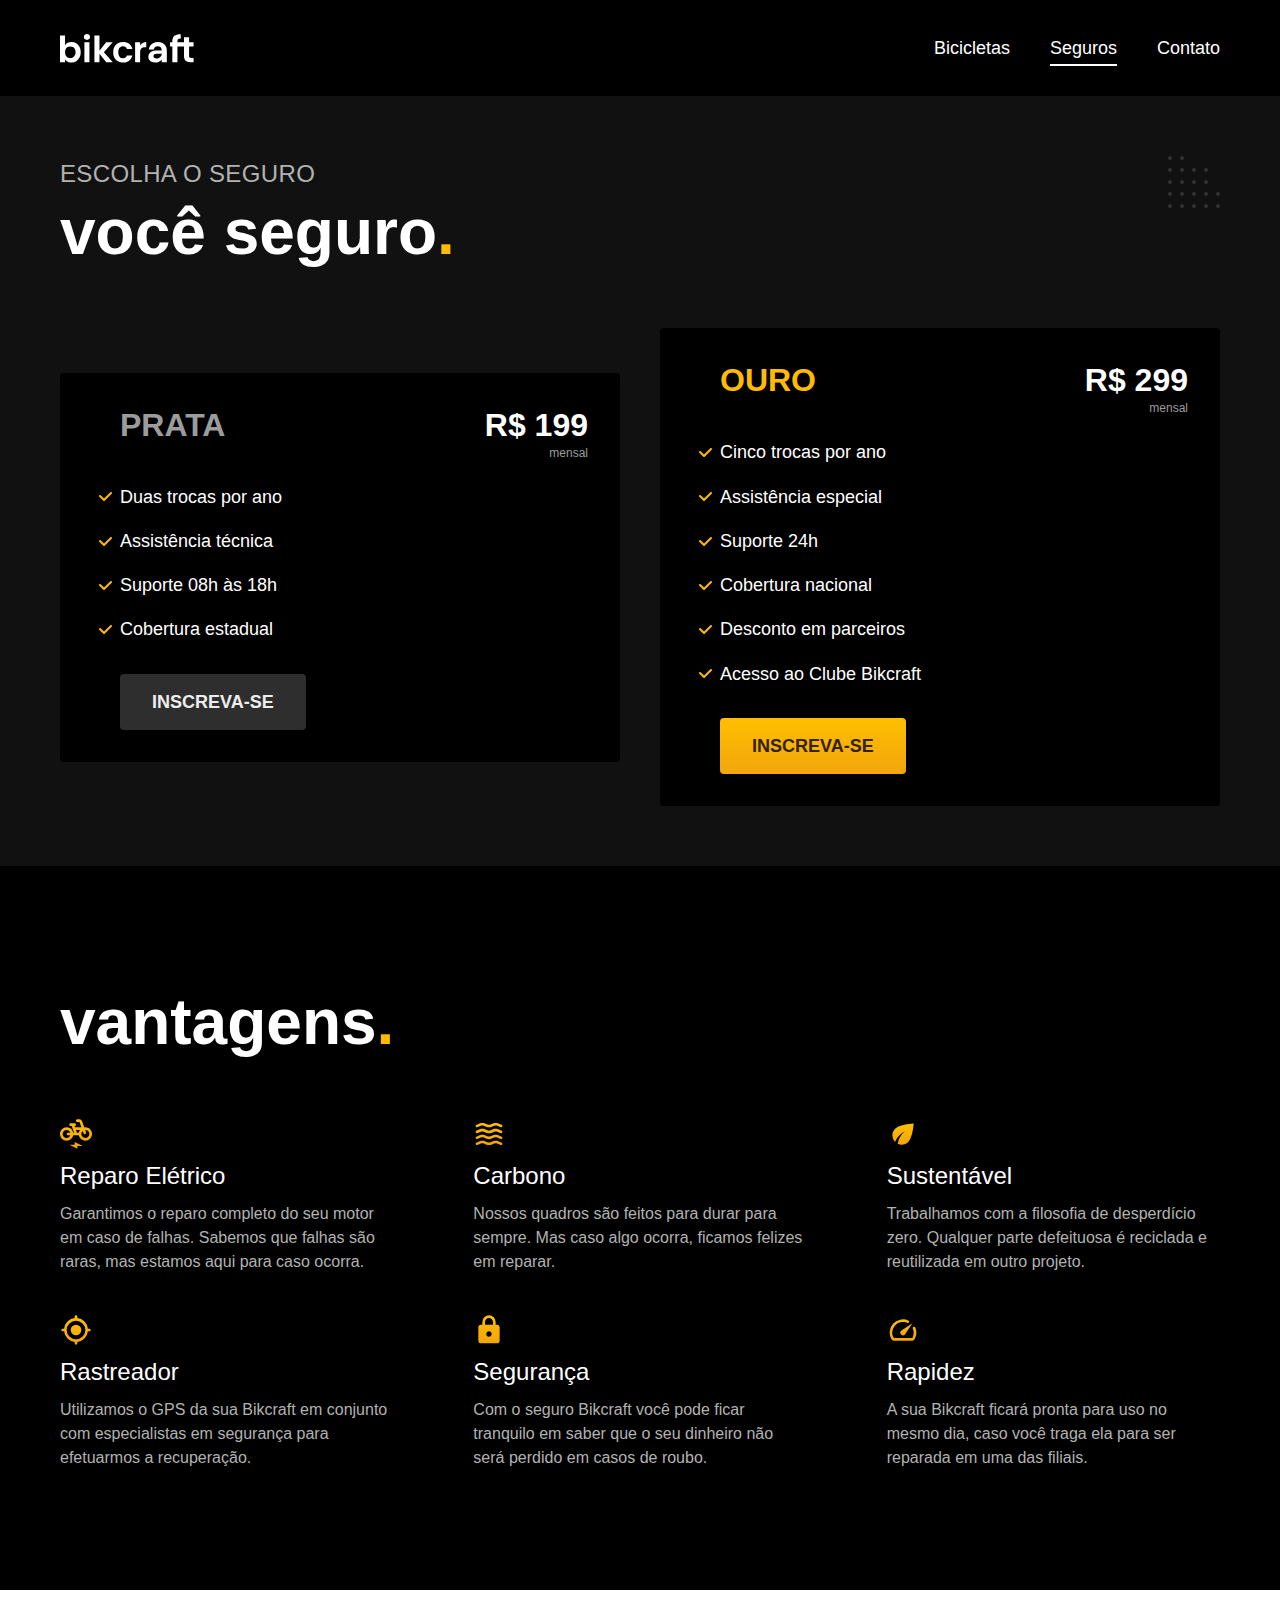
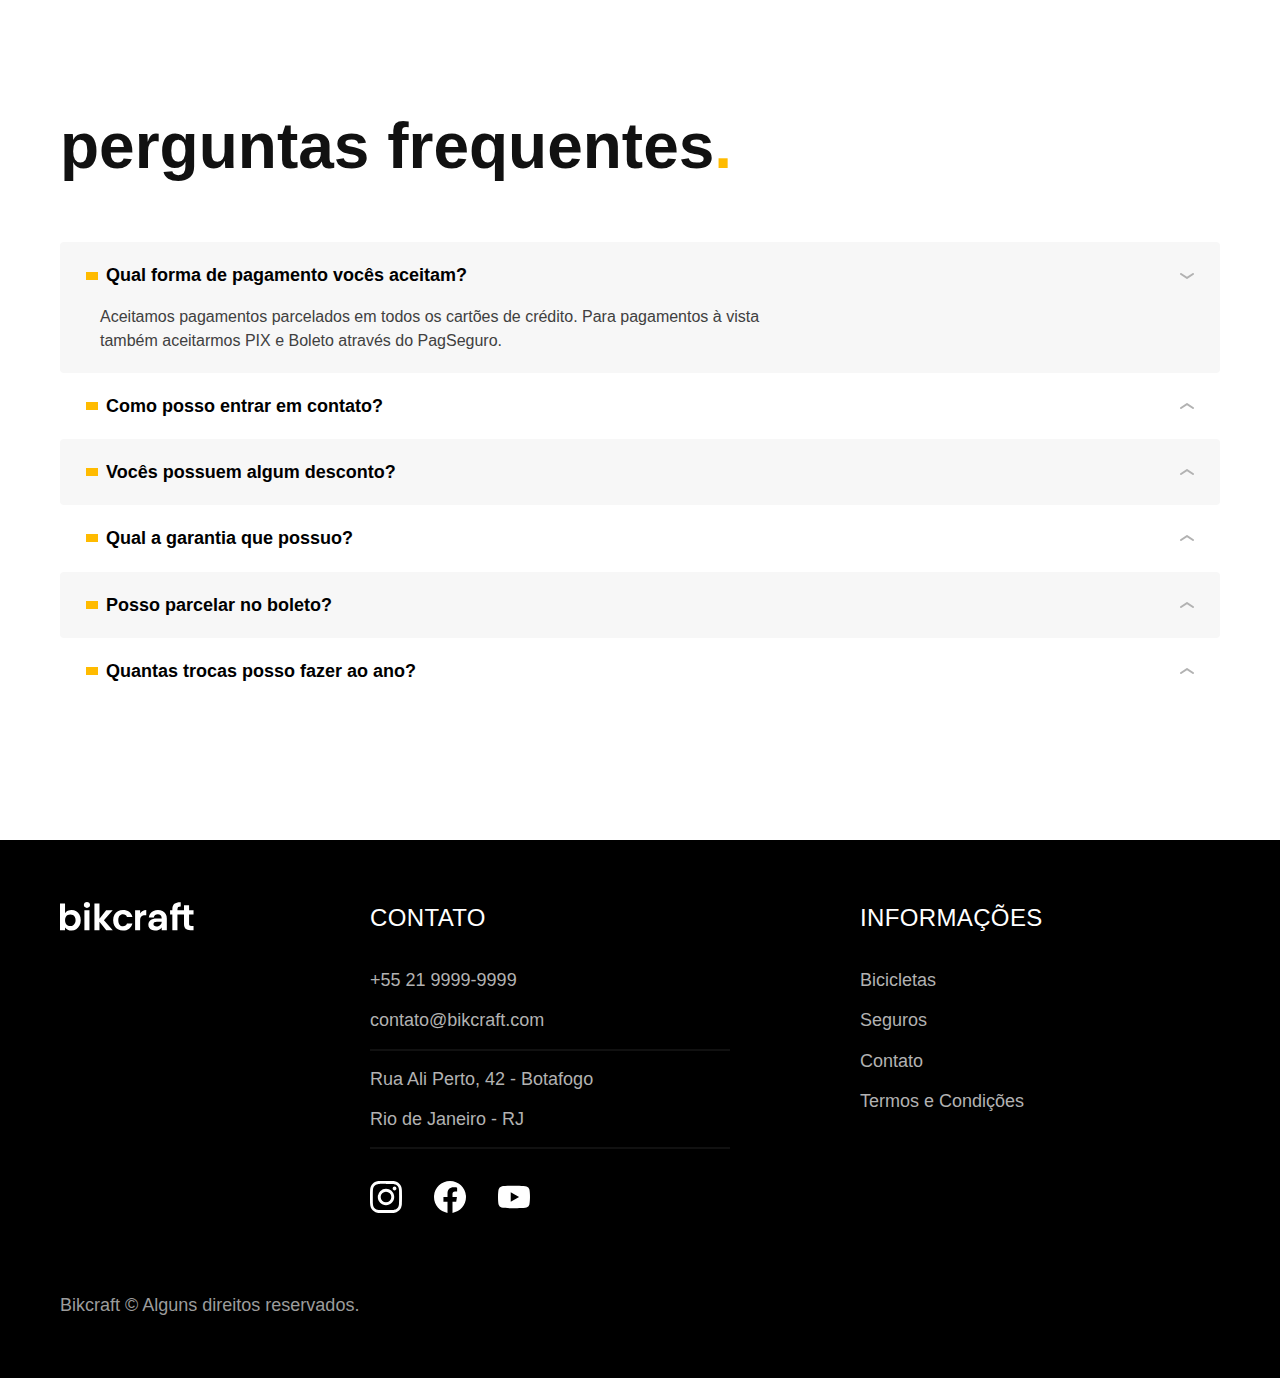
<file: seguros.html>
<!DOCTYPE html>
<html lang="pt-br">

<head>
  <meta charset="UTF-8">
  <meta name="viewport" content="width=device-width, initial-scale=1.0">

  <title>Seguros | Bikcraft</title>
  <meta name="description" content="Seguros.">

  <link rel="preload" href="./css/style.min.css" as="style">
  <link rel="stylesheet" href="./css/style.min.css">
  <script>document.documentElement.classList.add('js');</script>
</head>

<body id="seguros">
  <header class="header-bg">
    <div class="header container">
      <a href="./">
        <img src="./img/bikcraft.svg" alt="Bikcraft">
      </a>

      <nav aria-label="primaria">
        <ul class="header-menu font-1-m cor-0">
          <li><a href="./bicicletas.html">Bicicletas</a></li>
          <li><a href="./seguros.html">Seguros</a></li>
          <li><a href="./contato.html">Contato</a></li>
        </ul>
      </nav>
    </div>
  </header>

  <main class="seguros-bg">
    <div class="titulo-bg">
      <div class="titulo container">
        <p class="font-2-l-b cor-5">Escolha o seguro</p>
        <h1 class="font-1-xxl cor-0">você seguro<span class="cor-p1">.</span></h1>
      </div>
    </div>

    <div class="seguros container">

      <div class="seguros-item fadeInLeft" data-anime="200">
        <h3 class="font-1-xl cor-6">PRATA</h3>
        <span class="font-1-xl cor-0">R$ 199 <span class="font-1-xs cor-6">mensal</span></span>
        <ul class="font-2-m cor-0">
          <li>Duas trocas por ano</li>
          <li>Assistência técnica</li>
          <li>Suporte 08h às 18h</li>
          <li>Cobertura estadual</li>
        </ul>
        <a class="botao secundario" href="./orcamento.html?tipo=seguro&produto=prata">Inscreva-se</a>
      </div>

      <div class="seguros-item fadeInRight" data-anime="400">
        <h3 class="font-1-xl cor-p1">OURO</h3>
        <span class="font-1-xl cor-0">R$ 299 <span class="font-1-xs cor-6">mensal</span></span>
        <ul class="font-2-m cor-0">
          <li>Cinco trocas por ano</li>
          <li>Assistência especial</li>
          <li>Suporte 24h</li>
          <li>Cobertura nacional</li>
          <li>Desconto em parceiros</li>
          <li>Acesso ao Clube Bikcraft</li>
        </ul>
        <a class="botao" href="./orcamento.html?tipo=seguro&produto=ouro">Inscreva-se</a>
      </div>
    </div>
  </main>

  <article class="vantagens-bg">
    <div class="vantagens container">
      <h2 class="font-1-xxl cor-0">vantagens<span class="cor-p1">.</span></h2>
      <ul>
        <li>
          <img src="./img/icones/eletrica.svg" alt="">
          <h3 class="font-1-l cor-0">Reparo Elétrico</h3>
          <p class="font-2-s cor-5">Garantimos o reparo completo do seu motor em caso de falhas. Sabemos que falhas são raras, mas estamos aqui para caso ocorra.</p>
        </li>
        <li>
          <img src="./img/icones/carbono.svg" alt="">
          <h3 class="font-1-l cor-0">Carbono</h3>
          <p class="font-2-s cor-5">Nossos quadros são feitos para durar para sempre. Mas caso algo ocorra, ficamos felizes em reparar.</p>
        </li>
        <li>
          <img src="./img/icones/sustentavel.svg" alt="">
          <h3 class="font-1-l cor-0">Sustentável</h3>
          <p class="font-2-s cor-5">Trabalhamos com a filosofia de desperdício zero. Qualquer parte defeituosa é reciclada e reutilizada em outro projeto.</p>
        </li>
        <li>
          <img src="./img/icones/rastreador.svg" alt="">
          <h3 class="font-1-l cor-0">Rastreador</h3>
          <p class="font-2-s cor-5">Utilizamos o GPS da sua Bikcraft em conjunto com especialistas em segurança para efetuarmos a recuperação.</p>
        </li>
        <li>
          <img src="./img/icones/seguro.svg" alt="">
          <h3 class="font-1-l cor-0">Segurança</h3>
          <p class="font-2-s cor-5">Com o seguro Bikcraft você pode ficar tranquilo em saber que o seu dinheiro não será perdido em casos de roubo.</p>
        </li>
        <li>
          <img src="./img/icones/velocidade.svg" alt="">
          <h3 class="font-1-l cor-0">Rapidez</h3>
          <p class="font-2-s cor-5">A sua Bikcraft ficará pronta para uso no mesmo dia, caso você traga ela para ser reparada em uma das filiais.</p>
        </li>
      </ul>
    </div>
  </article>

  <article class="perguntas container">
    <h2 class="font-1-xxl">perguntas frequentes<span class="cor-p1">.</span></h2>

    <dl>
      <div>
        <dt><button class="font-1-m-b" aria-controls="pergunta1" aria-expanded="true">Qual forma de pagamento vocês aceitam?</button></dt>
        <dd id="pergunta1" class="font-2-s cor-9 ativa">Aceitamos pagamentos parcelados em todos os cartões de crédito. Para pagamentos à vista também aceitarmos PIX e Boleto através do PagSeguro.</dd>
      </div>
      <div>
        <dt><button class="font-1-m-b" aria-controls="pergunta2" aria-expanded="false">Como posso entrar em contato?</button></dt>
        <dd id="pergunta2" class="font-2-s cor-9">Aceitamos pagamentos parcelados em todos os cartões de crédito. Para pagamentos à vista também aceitarmos PIX e Boleto através do PagSeguro.</dd>
      </div>
      <div>
        <dt><button class="font-1-m-b" aria-controls="pergunta3" aria-expanded="false">Vocês possuem algum desconto?</button></dt>
        <dd id="pergunta3" class="font-2-s cor-9">Aceitamos pagamentos parcelados em todos os cartões de crédito. Para pagamentos à vista também aceitarmos PIX e Boleto através do PagSeguro.</dd>
      </div>
      <div>
        <dt><button class="font-1-m-b" aria-controls="pergunta4" aria-expanded="false">Qual a garantia que possuo?</button></dt>
        <dd id="pergunta4" class="font-2-s cor-9">Aceitamos pagamentos parcelados em todos os cartões de crédito. Para pagamentos à vista também aceitarmos PIX e Boleto através do PagSeguro.</dd>
      </div>
      <div>
        <dt><button class="font-1-m-b" aria-controls="pergunta5" aria-expanded="false">Posso parcelar no boleto?</button></dt>
        <dd id="pergunta5" class="font-2-s cor-9">Aceitamos pagamentos parcelados em todos os cartões de crédito. Para pagamentos à vista também aceitarmos PIX e Boleto através do PagSeguro.</dd>
      </div>
      <div>
        <dt><button class="font-1-m-b" aria-controls="pergunta6" aria-expanded="false">Quantas trocas posso fazer ao ano?</button></dt>
        <dd id="pergunta6" class="font-2-s cor-9">Aceitamos pagamentos parcelados em todos os cartões de crédito. Para pagamentos à vista também aceitarmos PIX e Boleto através do PagSeguro.</dd>
      </div>
    </dl>
  </article>

  <footer class="footer-bg">
    <div class="footer container">
      <img src="./img/bikcraft.svg" alt="Bikcraft">
      <div class="footer-contato">
        <h3 class="font-2-l-b cor-0">Contato</h3>
        <ul class="font-2-m cor-5">
          <li><a href="tel:+552199999999">+55 21 9999-9999</a></li>
          <li><a href="mailto:contato@bikcraft.com">contato@bikcraft.com</a></li>
          <li>Rua Ali Perto, 42 - Botafogo</li>
          <li>Rio de Janeiro - RJ</li>
        </ul>
        <div class="footer-redes">
          <a href="./">
            <img src="./img/redes/instagram.svg" alt="Instagram">
          </a>
          <a href="./">
            <img src="./img/redes/facebook.svg" alt="Facebook">
          </a>
          <a href="./">
            <img src="./img/redes/youtube.svg" alt="Youtube">
          </a>
        </div>
      </div>
      <div class="footer-informacoes">
        <h3 class="font-2-l-b cor-0">Informações</h3>
        <nav>
          <ul class="font-1-m cor-5">
            <li><a href="./bicicletas.html">Bicicletas</a></li>
            <li><a href="./seguros.html">Seguros</a></li>
            <li><a href="./contato.html">Contato</a></li>
            <li><a href="./termos.html">Termos e Condições</a></li>
          </ul>
        </nav>
      </div>
      <p class="footer-copy font-2-m cor-6">Bikcraft © Alguns direitos reservados.</p>
    </div>
  </footer>

  <script src="./js/plugins/simple-anime.js"></script>
  <script src="./js/script.js"></script>
</body>

</html>
</file>
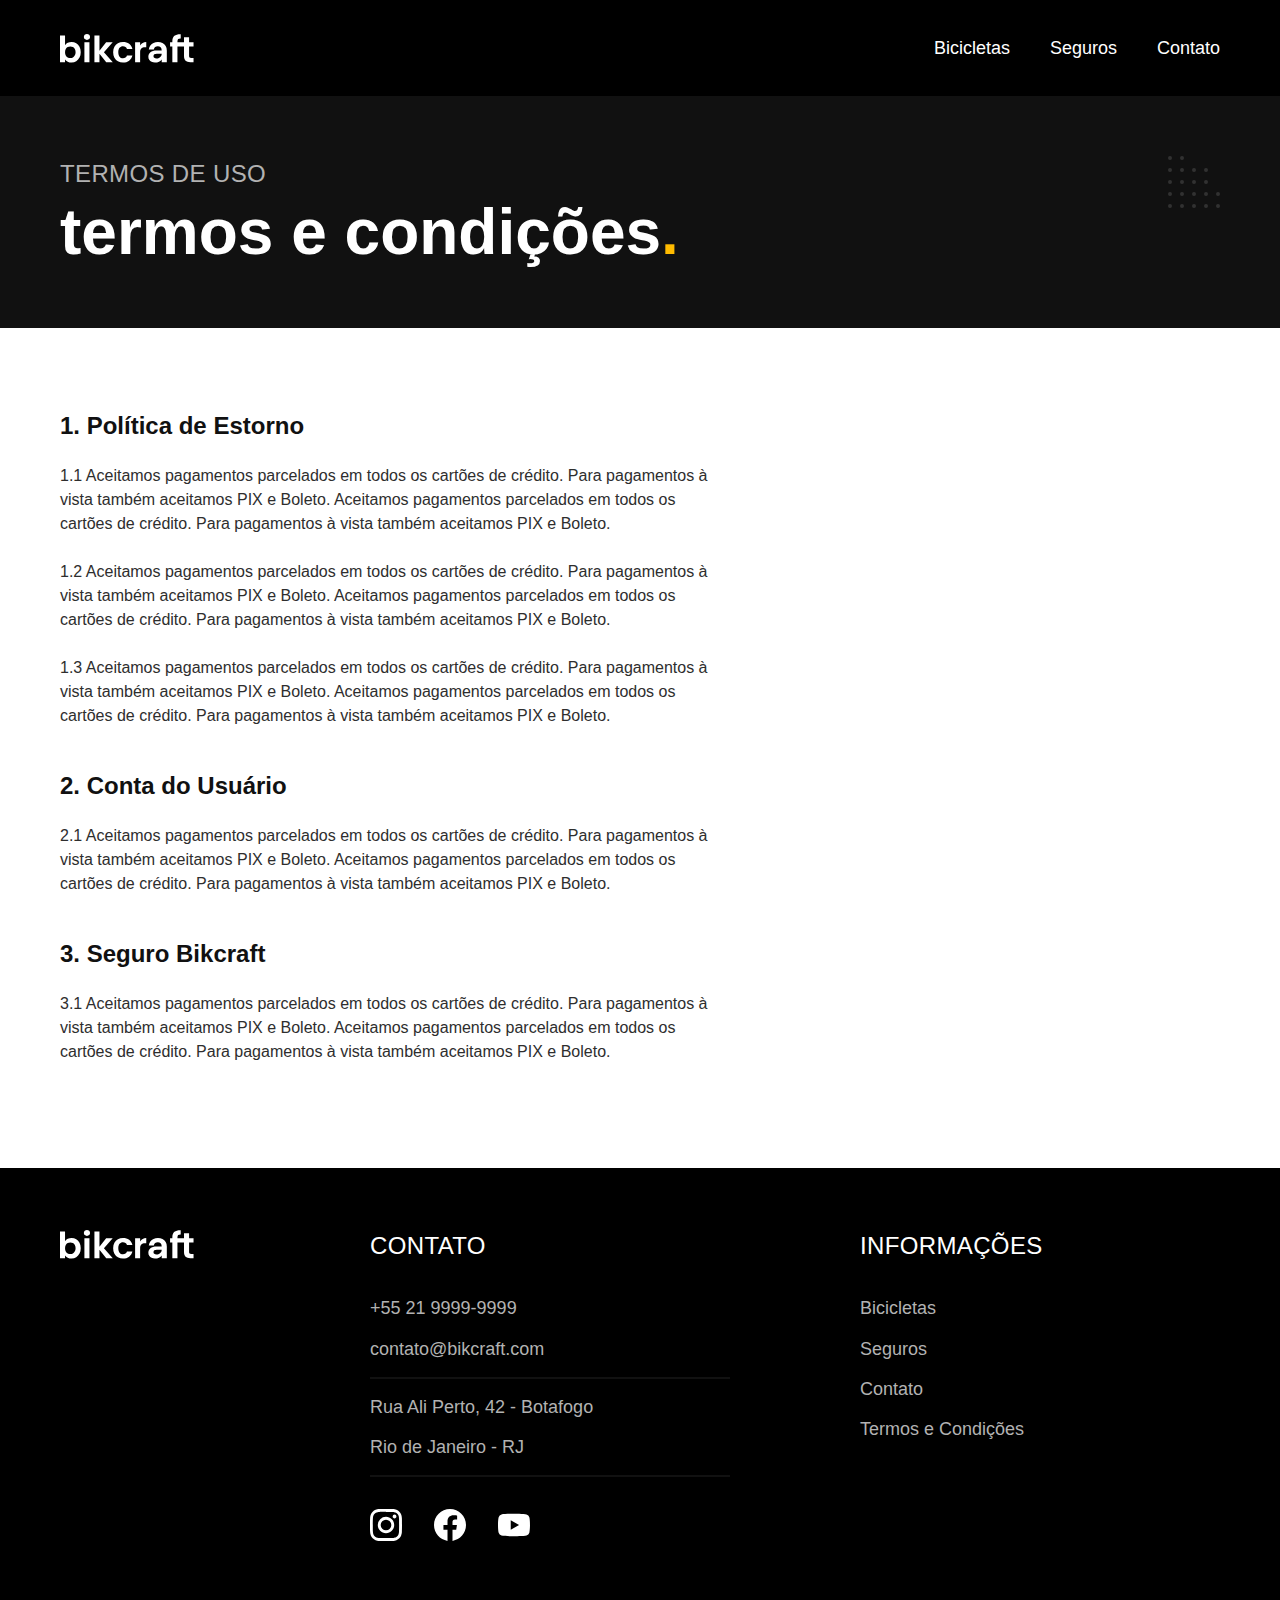
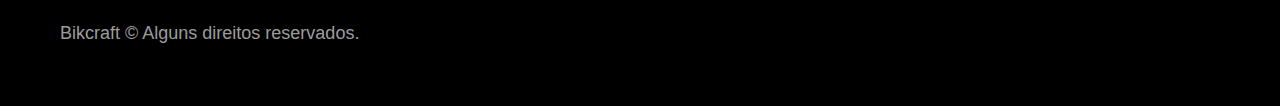
<file: termos.html>
<!DOCTYPE html>
<html lang="pt-br">

<head>
  <meta charset="UTF-8">
  <meta name="viewport" content="width=device-width, initial-scale=1.0">

  <title>Termos e Condições | Bikcraft</title>
  <meta name="description" content="Termos e condições.">

  <link rel="preload" href="./css/style.min.css" as="style">
  <link rel="stylesheet" href="./css/style.min.css">
  <script>document.documentElement.classList.add('js');</script>
</head>

<body id="termos">
  <header class="header-bg">
    <div class="header container">
      <a href="./">
        <img src="./img/bikcraft.svg" alt="Bikcraft">
      </a>

      <nav aria-label="primaria">
        <ul class="header-menu font-1-m cor-0">
          <li><a href="./bicicletas.html">Bicicletas</a></li>
          <li><a href="./seguros.html">Seguros</a></li>
          <li><a href="./contato.html">Contato</a></li>
        </ul>
      </nav>
    </div>
  </header>

  <main>
    <div class="titulo-bg">
      <div class="titulo container">
        <p class="font-2-l-b cor-5">Termos de uso</p>
        <h1 class="font-1-xxl cor-0">termos e condições<span class="cor-p1">.</span></h1>
      </div>
    </div>

    <div class="termos font-2-s cor-10 container">
      <h2 class="font-1-l cor-11">1. Política de Estorno</h2>
      <p>1.1 Aceitamos pagamentos parcelados em todos os cartões de crédito. Para pagamentos à vista também aceitamos PIX e Boleto. Aceitamos pagamentos parcelados em todos os cartões de crédito. Para pagamentos à vista também aceitamos PIX e Boleto.</p>
      <p>1.2 Aceitamos pagamentos parcelados em todos os cartões de crédito. Para pagamentos à vista também aceitamos PIX e Boleto. Aceitamos pagamentos parcelados em todos os cartões de crédito. Para pagamentos à vista também aceitamos PIX e Boleto.</p>
      <p>1.3 Aceitamos pagamentos parcelados em todos os cartões de crédito. Para pagamentos à vista também aceitamos PIX e Boleto. Aceitamos pagamentos parcelados em todos os cartões de crédito. Para pagamentos à vista também aceitamos PIX e Boleto.</p>
      <h2 class="font-1-l cor-11">2. Conta do Usuário</h2>
      <p>2.1 Aceitamos pagamentos parcelados em todos os cartões de crédito. Para pagamentos à vista também aceitamos PIX e Boleto. Aceitamos pagamentos parcelados em todos os cartões de crédito. Para pagamentos à vista também aceitamos PIX e Boleto.</p>
      <h2 class="font-1-l cor-11">3. Seguro Bikcraft</h2>
      <p>3.1 Aceitamos pagamentos parcelados em todos os cartões de crédito. Para pagamentos à vista também aceitamos PIX e Boleto. Aceitamos pagamentos parcelados em todos os cartões de crédito. Para pagamentos à vista também aceitamos PIX e Boleto.</p>
    </div>
  </main>

  <footer class="footer-bg">
    <div class="footer container">
      <img src="./img/bikcraft.svg" alt="Bikcraft">
      <div class="footer-contato">
        <h3 class="font-2-l-b cor-0">Contato</h3>
        <ul class="font-2-m cor-5">
          <li><a href="tel:+552199999999">+55 21 9999-9999</a></li>
          <li><a href="mailto:contato@bikcraft.com">contato@bikcraft.com</a></li>
          <li>Rua Ali Perto, 42 - Botafogo</li>
          <li>Rio de Janeiro - RJ</li>
        </ul>
        <div class="footer-redes">
          <a href="./">
            <img src="./img/redes/instagram.svg" alt="Instagram">
          </a>
          <a href="./">
            <img src="./img/redes/facebook.svg" alt="Facebook">
          </a>
          <a href="./">
            <img src="./img/redes/youtube.svg" alt="Youtube">
          </a>
        </div>
      </div>
      <div class="footer-informacoes">
        <h3 class="font-2-l-b cor-0">Informações</h3>
        <nav>
          <ul class="font-1-m cor-5">
            <li><a href="./bicicletas.html">Bicicletas</a></li>
            <li><a href="./seguros.html">Seguros</a></li>
            <li><a href="./contato.html">Contato</a></li>
            <li><a href="./termos.html">Termos e Condições</a></li>
          </ul>
        </nav>
      </div>
      <p class="footer-copy font-2-m cor-6">Bikcraft © Alguns direitos reservados.</p>
    </div>
  </footer>
  <script src="./js/script.js"></script>
</body>

</html>
</file>
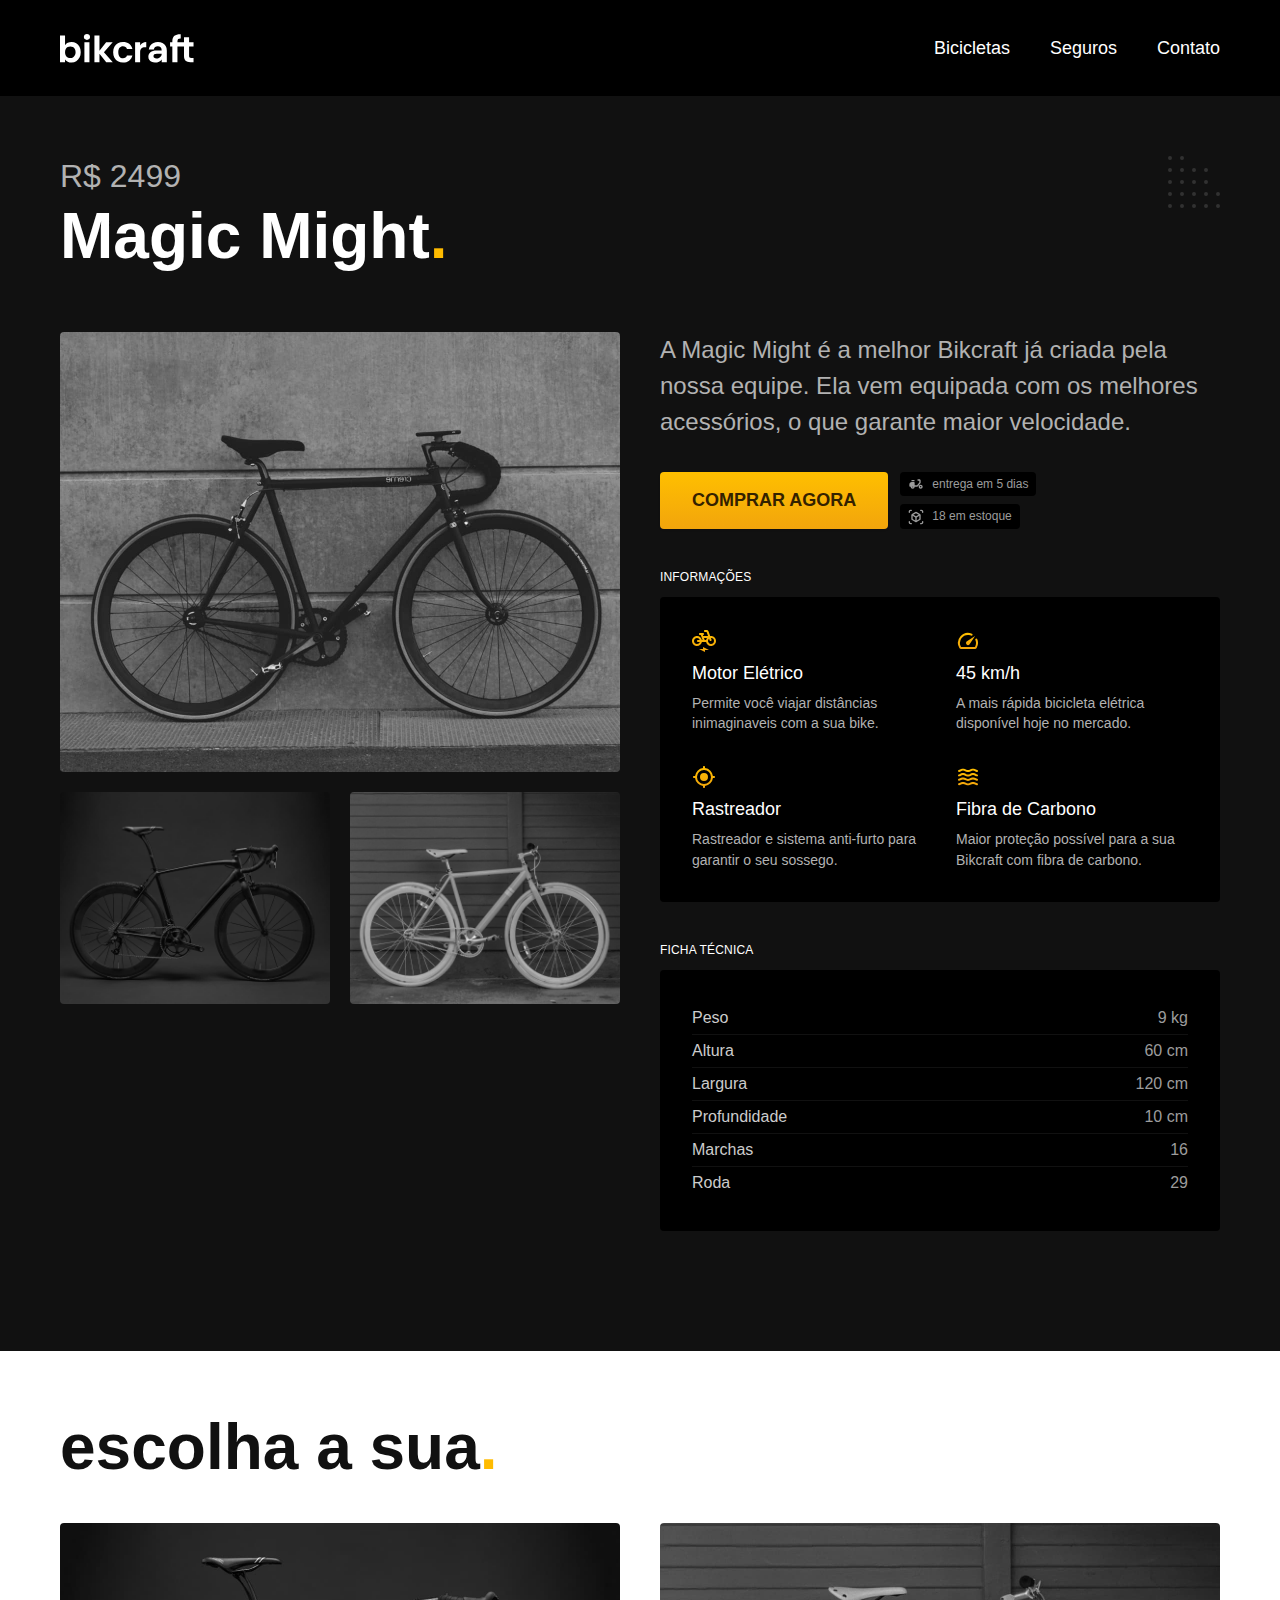
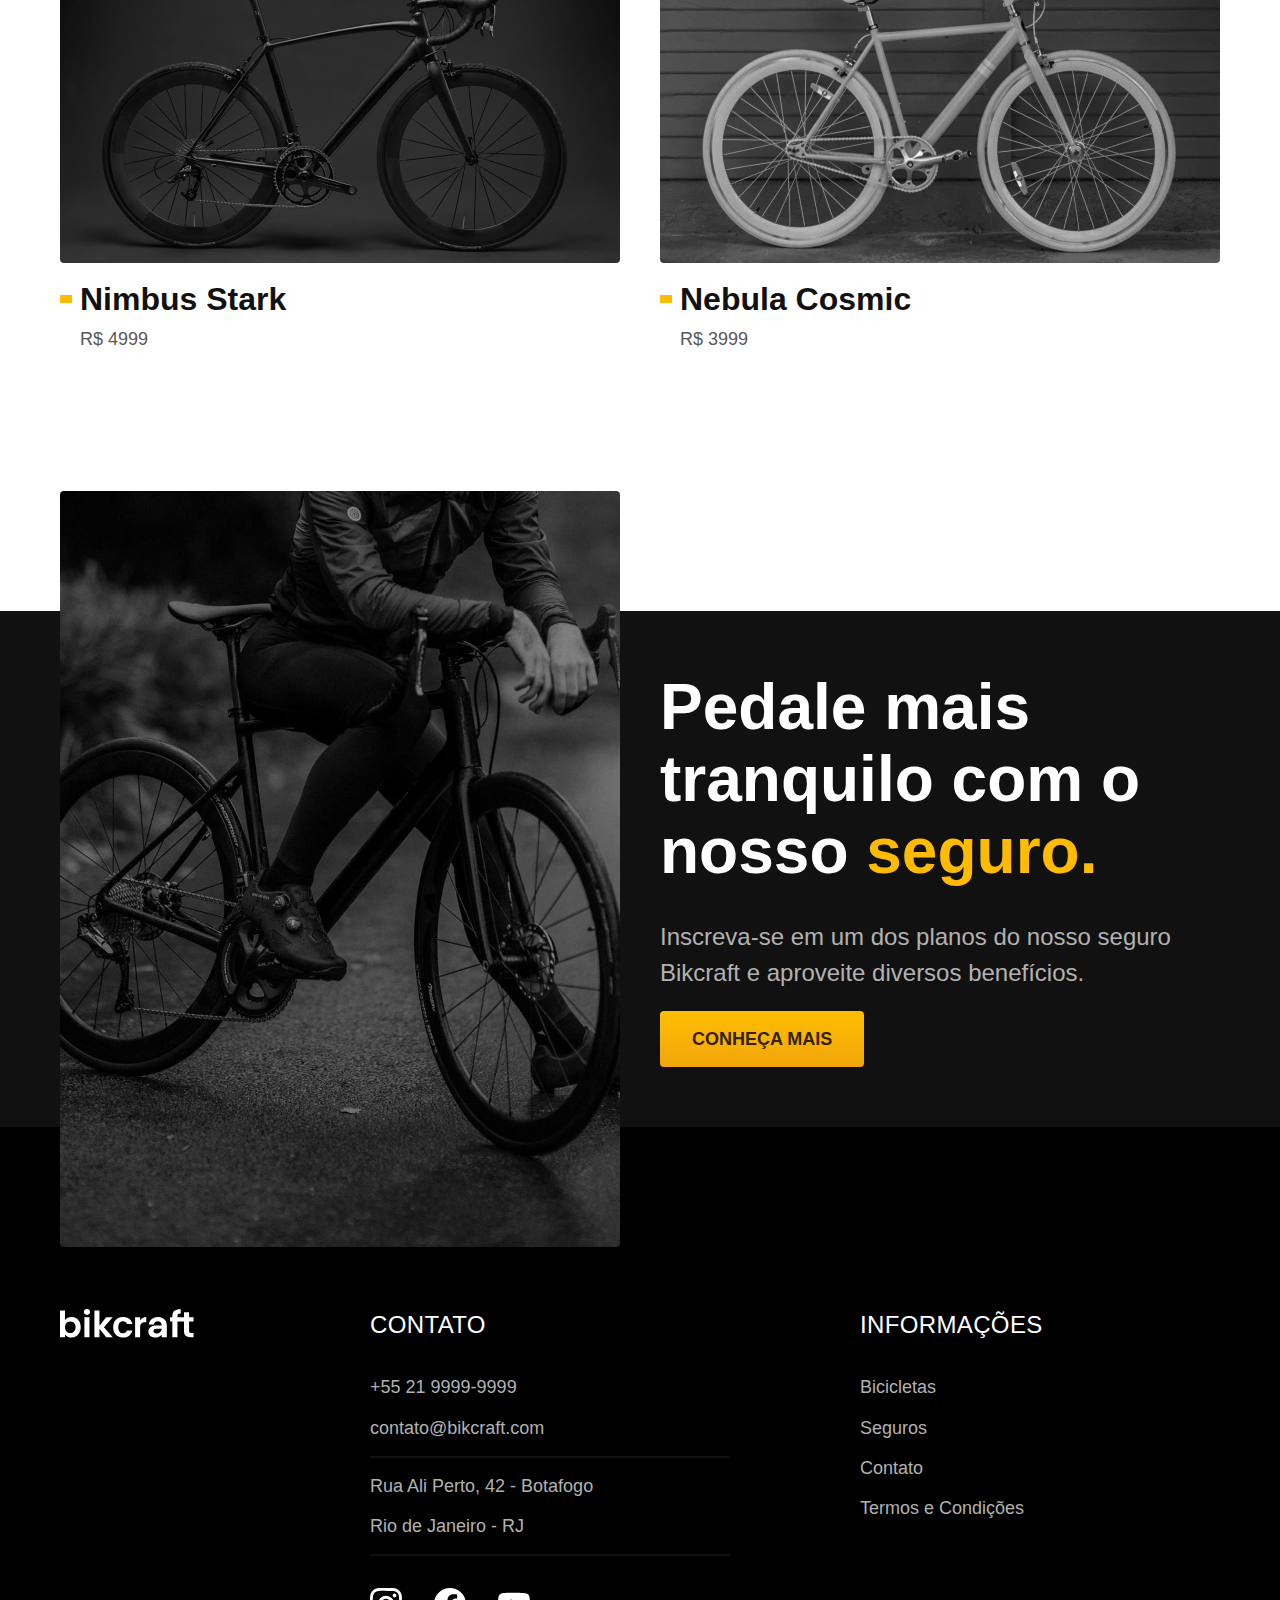
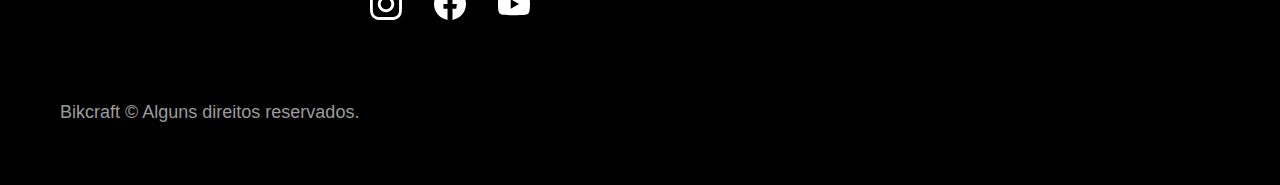
<file: bicicletas/magic.html>
<!DOCTYPE html>
<html lang="pt-br">

<head>
  <meta charset="UTF-8">
  <meta name="viewport" content="width=device-width, initial-scale=1.0">

  <title>Magic | Bikcraft</title>
  <meta name="description" content="Magic.">

  <link rel="preload" href="../css/style.min.css" as="style">
  <link rel="stylesheet" href="../css/style.min.css">
  <script>document.documentElement.classList.add('js');</script>
</head>

<body id="bicicleta">
  <header class="header-bg">
    <div class="header container">
      <a href="../">
        <img src="../img/bikcraft.svg" alt="Bikcraft">
      </a>

      <nav aria-label="primaria">
        <ul class="header-menu font-1-m cor-0">
          <li><a href="../bicicletas.html">Bicicletas</a></li>
          <li><a href="../seguros.html">Seguros</a></li>
          <li><a href="../contato.html">Contato</a></li>
        </ul>
      </nav>
    </div>
  </header>

  <main class="titulo-bg">
    <div>
      <div class="titulo container">
        <p class="font-2-xl cor-5">R$ 2499</p>
        <h1 class="font-1-xxl cor-0">Magic Might<span class="cor-p1">.</span></h1>
      </div>
    </div>
    <div class="bicicleta container">
      <div class="bicicleta-imagens">
        <img src="../img/bicicleta/nimbus2.jpg" alt="Bicicleta 1">
        <img src="../img/bicicleta/nimbus1.jpg" alt="Bicicleta 2">
        <img src="../img/bicicleta/nimbus3.jpg" alt="Bicicleta 3">
      </div>
      <div class="bicicleta-conteudo">
        <p class="font-2-l cor-5">A Magic Might é a melhor Bikcraft já criada pela nossa equipe. Ela vem equipada com os melhores acessórios, o que garante maior velocidade.</p>
        <div class="bicicleta-comprar">
          <a class="botao" href="../orcamento.html?tipo=bikcraft&produto=magic">Comprar Agora</a>
          <span class="font-1-xs cor-6"><img src="../img/icones/entrega.svg" alt=""> entrega em 5 dias</span>
          <span class="font-1-xs cor-6"><img src="../img/icones/estoque.svg" alt=""> 18 em estoque</span>
        </div>

        <h2 class="font-1-xs cor-0">Informações</h2>
        <ul class="bicicleta-informacoes">
          <li>
            <img src="../img/icones/eletrica.svg" alt="">
            <h3 class="font-1-m cor-0">Motor Elétrico</h3>
            <p class="font-2-xs cor-5">Permite você viajar distâncias inimaginaveis com a sua bike.</p>
          </li>
          <li>
            <img src="../img/icones/velocidade.svg" alt="">
            <h3 class="font-1-m cor-0">45 km/h</h3>
            <p class="font-2-xs cor-5">A mais rápida bicicleta elétrica disponível hoje no mercado.</p>
          </li>
          <li>
            <img src="../img/icones/rastreador.svg" alt="">
            <h3 class="font-1-m cor-0">Rastreador</h3>
            <p class="font-2-xs cor-5">Rastreador e sistema anti-furto para garantir o seu sossego.</p>
          </li>
          <li>
            <img src="../img/icones/carbono.svg" alt="">
            <h3 class="font-1-m cor-0">Fibra de Carbono</h3>
            <p class="font-2-xs cor-5">Maior proteção possível para a sua Bikcraft com fibra de carbono.</p>
          </li>
        </ul>
        <h2 class="font-1-xs cor-0">Ficha Técnica</h2>
        <ul class="bicicleta-ficha font-2-s cor-4">
          <li>Peso <span>9 kg</span></li>
          <li>Altura <span>60 cm</span></li>
          <li>Largura <span>120 cm</span></li>
          <li>Profundidade <span>10 cm</span></li>
          <li>Marchas <span>16</span></li>
          <li>Roda <span>29</span></li>
        </ul>
      </div>
    </div>
  </main>

  <article class="bicicletas-lista container">
    <h2 class="font-1-xxl">escolha a sua<span class="cor-p1">.</span></h2>

    <ul>
      <li>
        <a href="./nimbus.html">
          <img src="../img/bicicletas/nimbus.jpg" alt="Bicicleta preta">
          <h3 class="font-1-xl">Nimbus Stark</h3>
          <span class="font-2-m cor-8">R$ 4999</span>
        </a>
      </li>
      <li>
        <a href="./nebula.html">
          <img src="../img/bicicletas/nebula.jpg" alt="Bicicleta preta">
          <h3 class="font-1-xl">Nebula Cosmic</h3>
          <span class="font-2-m cor-8">R$ 3999</span>
        </a>
      </li>
    </ul>
  </article>

  <article class="seguro-bg">
    <div class="seguro container">
      <div class="seguro-imagem">
        <img src="../img/fotos/seguros.jpg" alt="Pessoa parada em cima de uma bicicleta.">
      </div>
      <div class="seguro-conteudo">
        <h2 class="font-1-xxl cor-0">Pedale mais tranquilo com o nosso <span class="cor-p1">seguro.</span></h2>
        <p class="font-2-l cor-5">Inscreva-se em um dos planos do nosso seguro Bikcraft e aproveite diversos benefícios.</p>
        <a class="botao" href="../seguros.html">Conheça Mais</a>
      </div>
    </div>
  </article>

  <footer class="footer-bg">
    <div class="footer container">
      <img src="../img/bikcraft.svg" alt="Bikcraft">
      <div class="footer-contato">
        <h3 class="font-2-l-b cor-0">Contato</h3>
        <ul class="font-2-m cor-5">
          <li><a href="tel:+552199999999">+55 21 9999-9999</a></li>
          <li><a href="mailto:contato@bikcraft.com">contato@bikcraft.com</a></li>
          <li>Rua Ali Perto, 42 - Botafogo</li>
          <li>Rio de Janeiro - RJ</li>
        </ul>
        <div class="footer-redes">
          <a href="../">
            <img src="../img/redes/instagram.svg" alt="Instagram">
          </a>
          <a href="../">
            <img src="../img/redes/facebook.svg" alt="Facebook">
          </a>
          <a href="../">
            <img src="../img/redes/youtube.svg" alt="Youtube">
          </a>
        </div>
      </div>
      <div class="footer-informacoes">
        <h3 class="font-2-l-b cor-0">Informações</h3>
        <nav>
          <ul class="font-1-m cor-5">
            <li><a href="../bicicletas.html">Bicicletas</a></li>
            <li><a href="../seguros.html">Seguros</a></li>
            <li><a href="../contato.html">Contato</a></li>
            <li><a href="../termos.html">Termos e Condições</a></li>
          </ul>
        </nav>
      </div>
      <p class="footer-copy font-2-m cor-6">Bikcraft © Alguns direitos reservados.</p>
    </div>
  </footer>
  <script src="../js/script.js"></script>
</body>

</html>
</file>
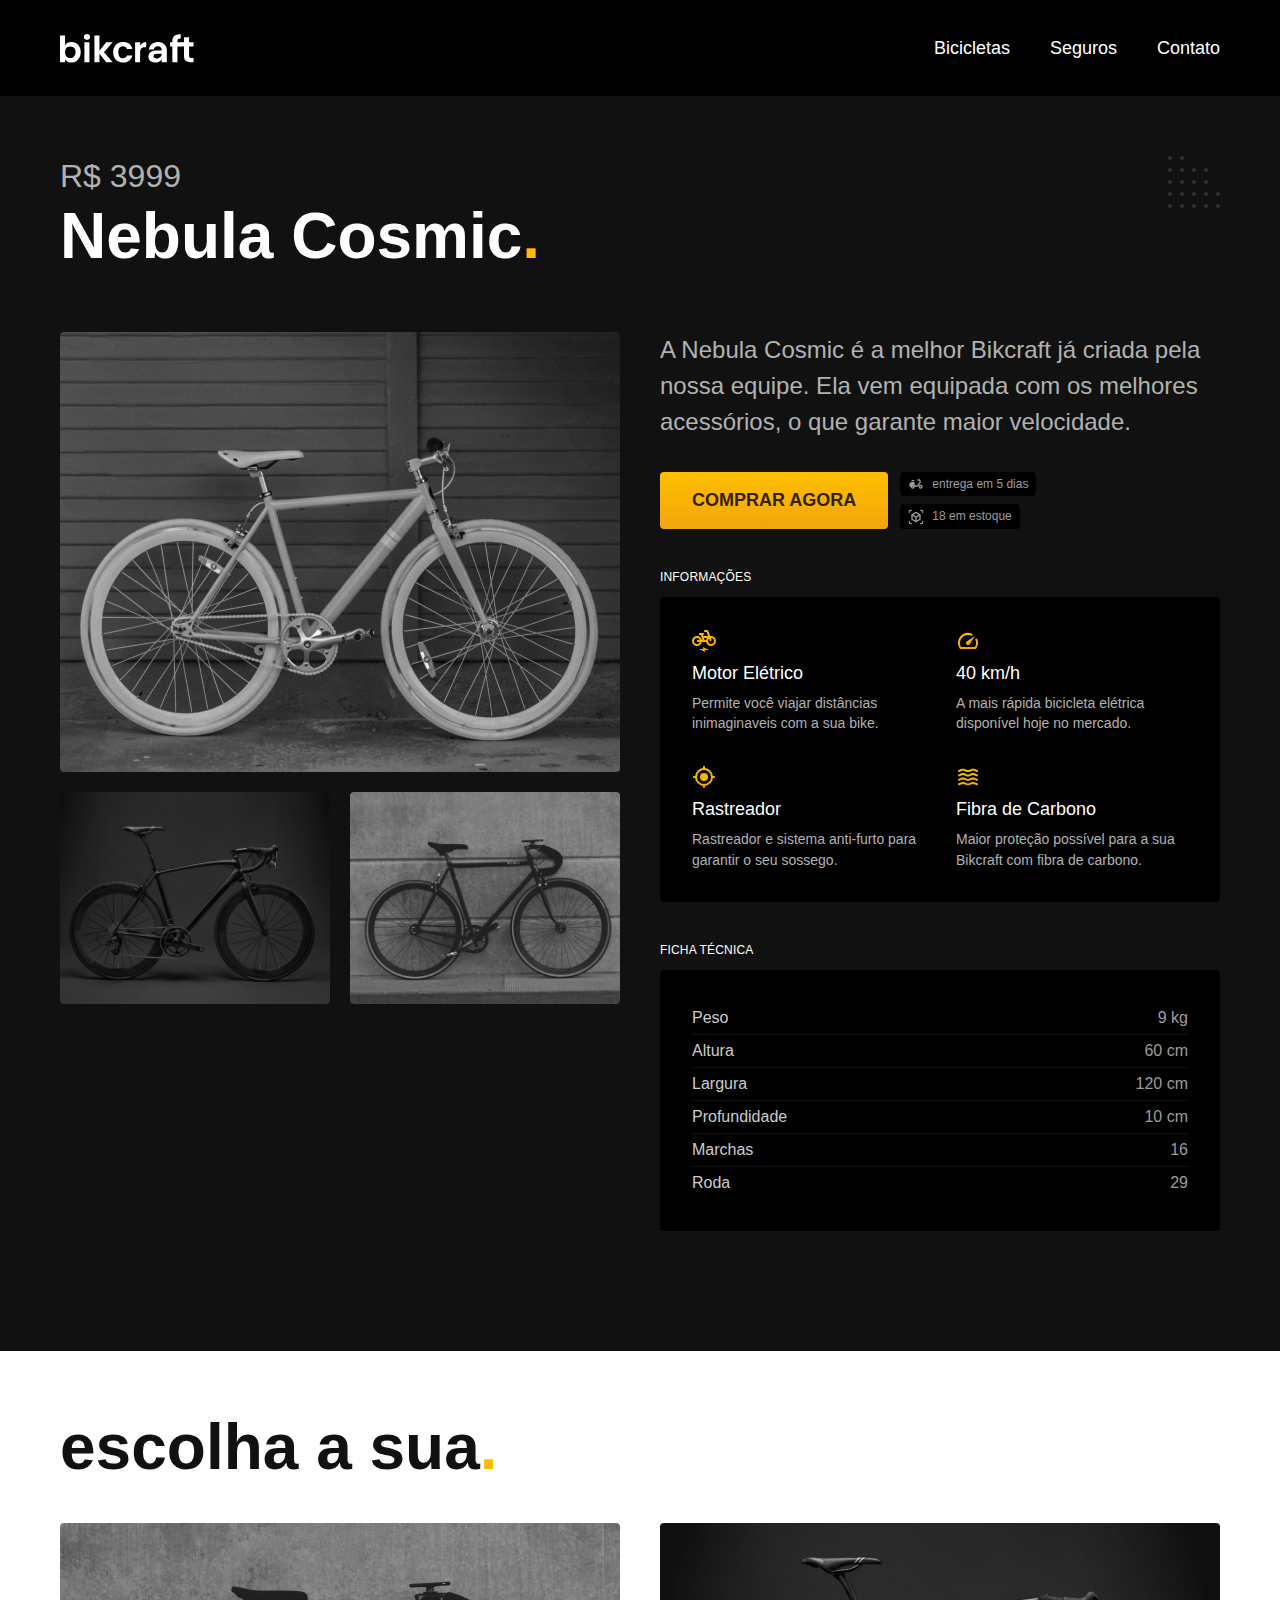
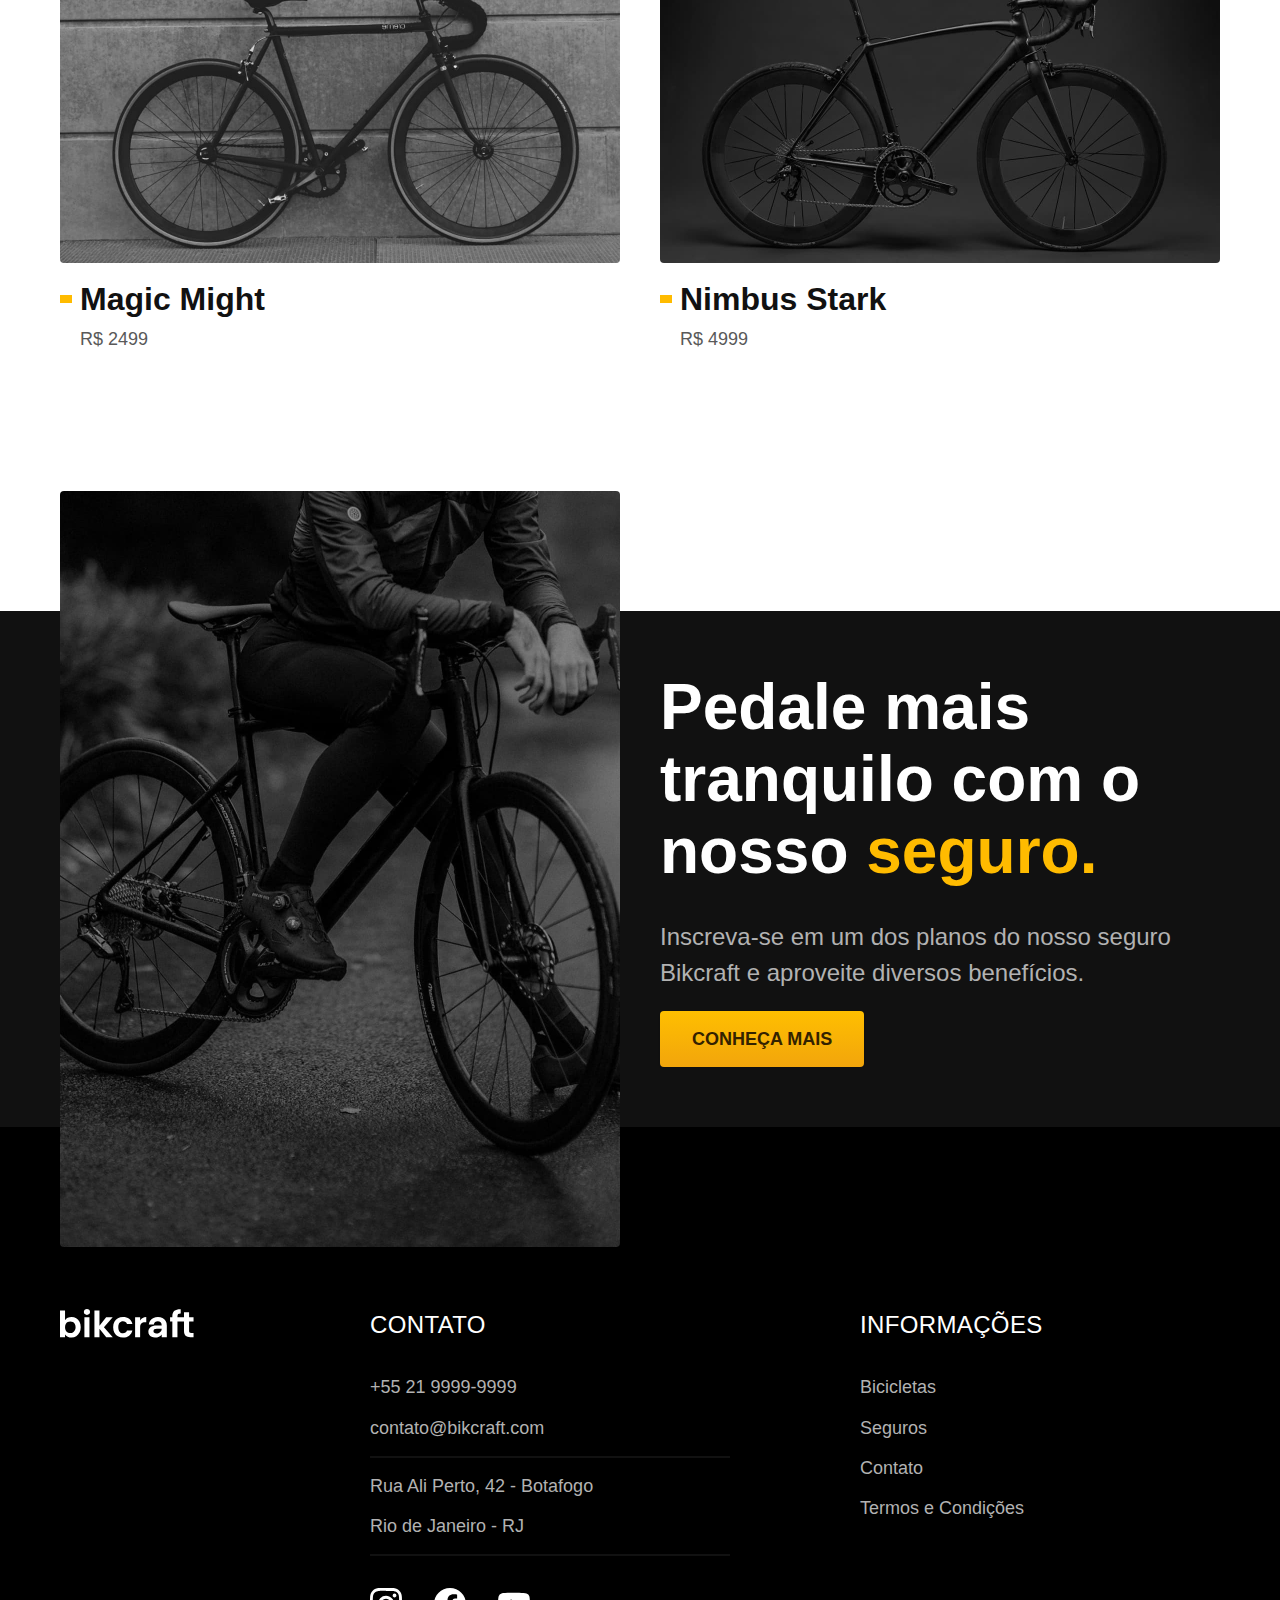
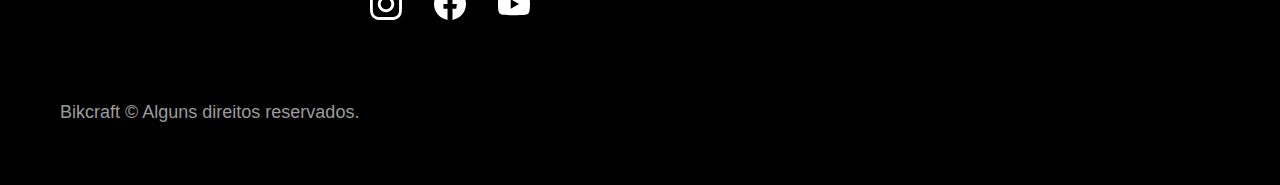
<file: bicicletas/nebula.html>
<!DOCTYPE html>
<html lang="pt-br">

<head>
  <meta charset="UTF-8">
  <meta name="viewport" content="width=device-width, initial-scale=1.0">

  <title>Nebula | Bikcraft</title>
  <meta name="description" content="Nebula.">

  <link rel="preload" href="../css/style.min.css" as="style">
  <link rel="stylesheet" href="../css/style.min.css">
  <script>document.documentElement.classList.add('js');</script>
</head>

<body id="bicicleta">
  <header class="header-bg">
    <div class="header container">
      <a href="../">
        <img src="../img/bikcraft.svg" alt="Bikcraft">
      </a>

      <nav aria-label="primaria">
        <ul class="header-menu font-1-m cor-0">
          <li><a href="../bicicletas.html">Bicicletas</a></li>
          <li><a href="../seguros.html">Seguros</a></li>
          <li><a href="../contato.html">Contato</a></li>
        </ul>
      </nav>
    </div>
  </header>

  <main class="titulo-bg">
    <div>
      <div class="titulo container">
        <p class="font-2-xl cor-5">R$ 3999</p>
        <h1 class="font-1-xxl cor-0">Nebula Cosmic<span class="cor-p1">.</span></h1>
      </div>
    </div>
    <div class="bicicleta container">
      <div class="bicicleta-imagens">
        <img src="../img/bicicleta/nimbus3.jpg" alt="Bicicleta 1">
        <img src="../img/bicicleta/nimbus1.jpg" alt="Bicicleta 2">
        <img src="../img/bicicleta/nimbus2.jpg" alt="Bicicleta 3">
      </div>
      <div class="bicicleta-conteudo">
        <p class="font-2-l cor-5">A Nebula Cosmic é a melhor Bikcraft já criada pela nossa equipe. Ela vem equipada com os melhores acessórios, o que garante maior velocidade.</p>
        <div class="bicicleta-comprar">
          <a class="botao" href="../orcamento.html?tipo=bikcraft&produto=nebula">Comprar Agora</a>
          <span class="font-1-xs cor-6"><img src="../img/icones/entrega.svg" alt=""> entrega em 5 dias</span>
          <span class="font-1-xs cor-6"><img src="../img/icones/estoque.svg" alt=""> 18 em estoque</span>
        </div>

        <h2 class="font-1-xs cor-0">Informações</h2>
        <ul class="bicicleta-informacoes">
          <li>
            <img src="../img/icones/eletrica.svg" alt="">
            <h3 class="font-1-m cor-0">Motor Elétrico</h3>
            <p class="font-2-xs cor-5">Permite você viajar distâncias inimaginaveis com a sua bike.</p>
          </li>
          <li>
            <img src="../img/icones/velocidade.svg" alt="">
            <h3 class="font-1-m cor-0">40 km/h</h3>
            <p class="font-2-xs cor-5">A mais rápida bicicleta elétrica disponível hoje no mercado.</p>
          </li>
          <li>
            <img src="../img/icones/rastreador.svg" alt="">
            <h3 class="font-1-m cor-0">Rastreador</h3>
            <p class="font-2-xs cor-5">Rastreador e sistema anti-furto para garantir o seu sossego.</p>
          </li>
          <li>
            <img src="../img/icones/carbono.svg" alt="">
            <h3 class="font-1-m cor-0">Fibra de Carbono</h3>
            <p class="font-2-xs cor-5">Maior proteção possível para a sua Bikcraft com fibra de carbono.</p>
          </li>
        </ul>
        <h2 class="font-1-xs cor-0">Ficha Técnica</h2>
        <ul class="bicicleta-ficha font-2-s cor-4">
          <li>Peso <span>9 kg</span></li>
          <li>Altura <span>60 cm</span></li>
          <li>Largura <span>120 cm</span></li>
          <li>Profundidade <span>10 cm</span></li>
          <li>Marchas <span>16</span></li>
          <li>Roda <span>29</span></li>
        </ul>
      </div>
    </div>
  </main>

  <article class="bicicletas-lista container">
    <h2 class="font-1-xxl">escolha a sua<span class="cor-p1">.</span></h2>

    <ul>
      <li>
        <a href="./magic.html">
          <img src="../img/bicicletas/magic.jpg" alt="Bicicleta preta">
          <h3 class="font-1-xl">Magic Might</h3>
          <span class="font-2-m cor-8">R$ 2499</span>
        </a>
      </li>
      <li>
        <a href="./nimbus.html">
          <img src="../img/bicicletas/nimbus.jpg" alt="Bicicleta preta">
          <h3 class="font-1-xl">Nimbus Stark</h3>
          <span class="font-2-m cor-8">R$ 4999</span>
        </a>
      </li>
    </ul>
  </article>

  <article class="seguro-bg">
    <div class="seguro container">
      <div class="seguro-imagem">
        <img src="../img/fotos/seguros.jpg" alt="Pessoa parada em cima de uma bicicleta.">
      </div>
      <div class="seguro-conteudo">
        <h2 class="font-1-xxl cor-0">Pedale mais tranquilo com o nosso <span class="cor-p1">seguro.</span></h2>
        <p class="font-2-l cor-5">Inscreva-se em um dos planos do nosso seguro Bikcraft e aproveite diversos benefícios.</p>
        <a class="botao" href="../seguros.html">Conheça Mais</a>
      </div>
    </div>
  </article>

  <footer class="footer-bg">
    <div class="footer container">
      <img src="../img/bikcraft.svg" alt="Bikcraft">
      <div class="footer-contato">
        <h3 class="font-2-l-b cor-0">Contato</h3>
        <ul class="font-2-m cor-5">
          <li><a href="tel:+552199999999">+55 21 9999-9999</a></li>
          <li><a href="mailto:contato@bikcraft.com">contato@bikcraft.com</a></li>
          <li>Rua Ali Perto, 42 - Botafogo</li>
          <li>Rio de Janeiro - RJ</li>
        </ul>
        <div class="footer-redes">
          <a href="../">
            <img src="../img/redes/instagram.svg" alt="Instagram">
          </a>
          <a href="../">
            <img src="../img/redes/facebook.svg" alt="Facebook">
          </a>
          <a href="../">
            <img src="../img/redes/youtube.svg" alt="Youtube">
          </a>
        </div>
      </div>
      <div class="footer-informacoes">
        <h3 class="font-2-l-b cor-0">Informações</h3>
        <nav>
          <ul class="font-1-m cor-5">
            <li><a href="../bicicletas.html">Bicicletas</a></li>
            <li><a href="../seguros.html">Seguros</a></li>
            <li><a href="../contato.html">Contato</a></li>
            <li><a href="../termos.html">Termos e Condições</a></li>
          </ul>
        </nav>
      </div>
      <p class="footer-copy font-2-m cor-6">Bikcraft © Alguns direitos reservados.</p>
    </div>
  </footer>
  <script src="../js/script.js"></script>
</body>

</html>
</file>
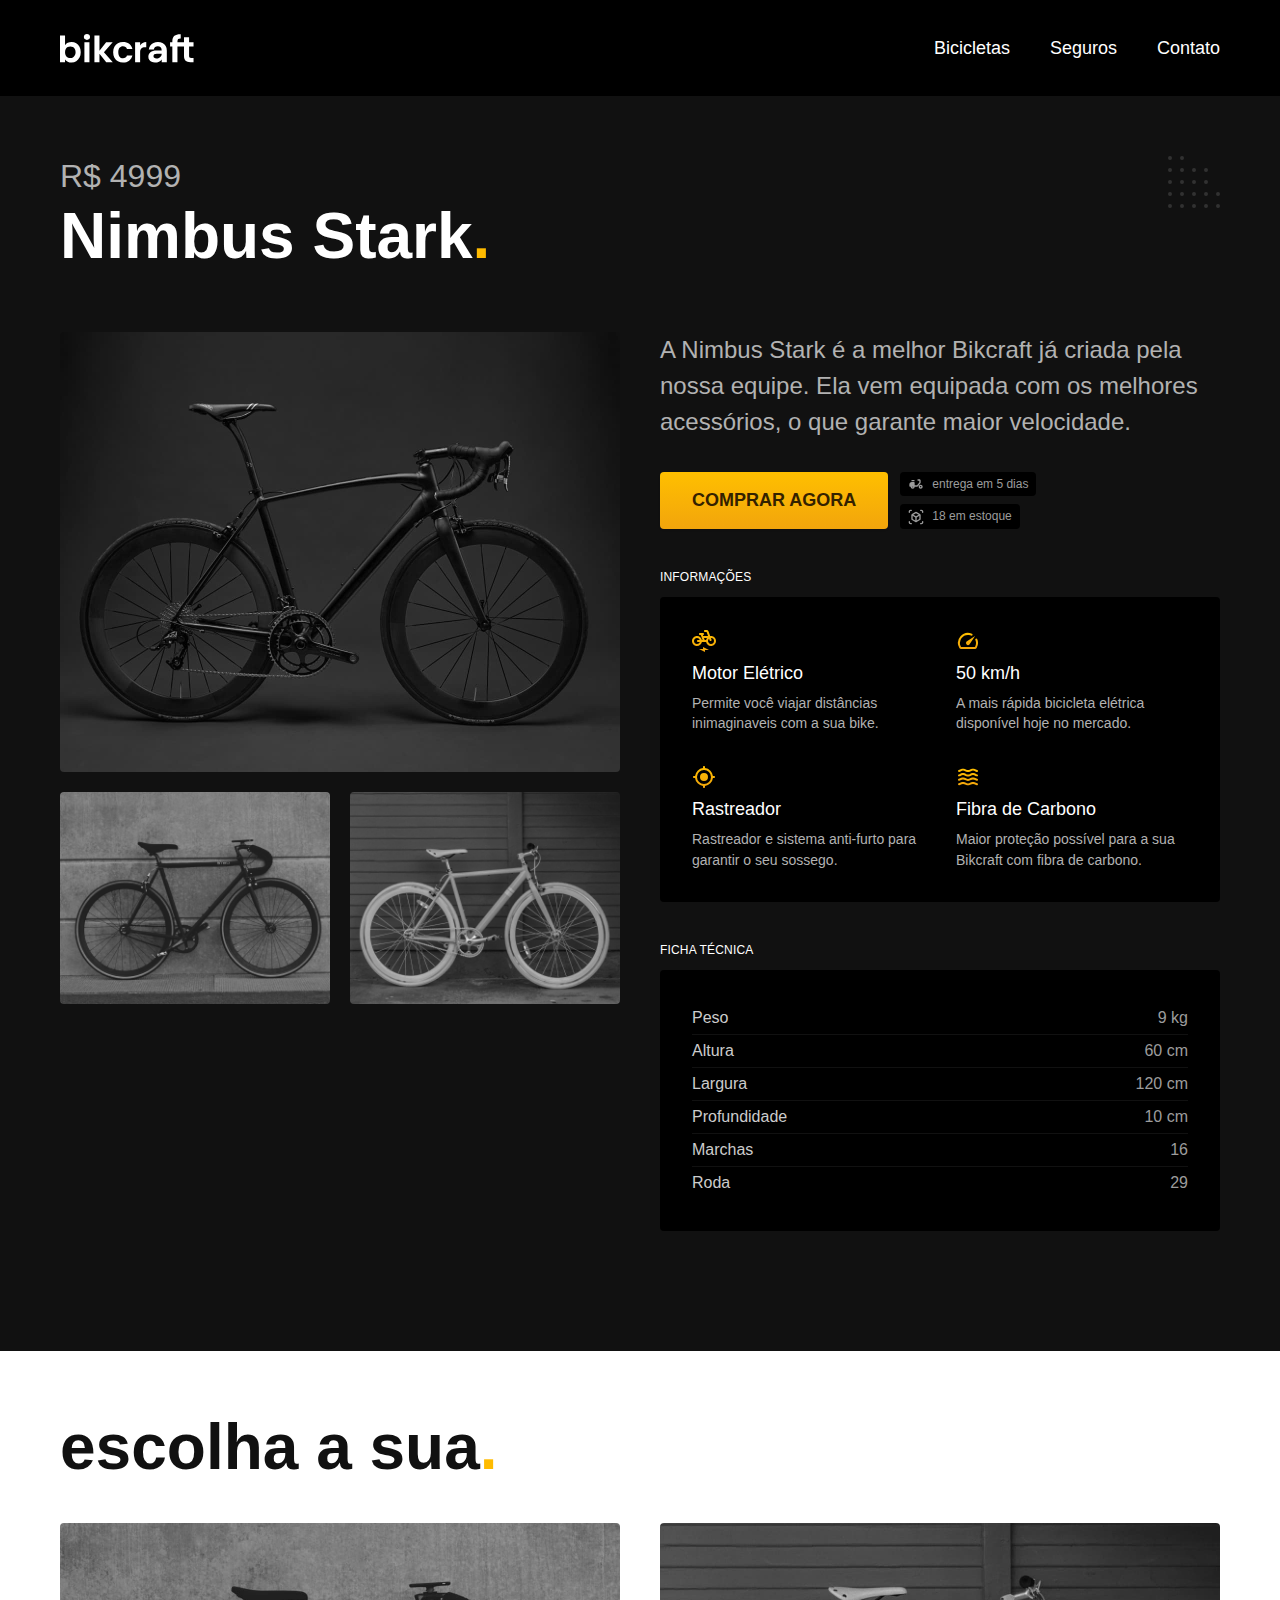
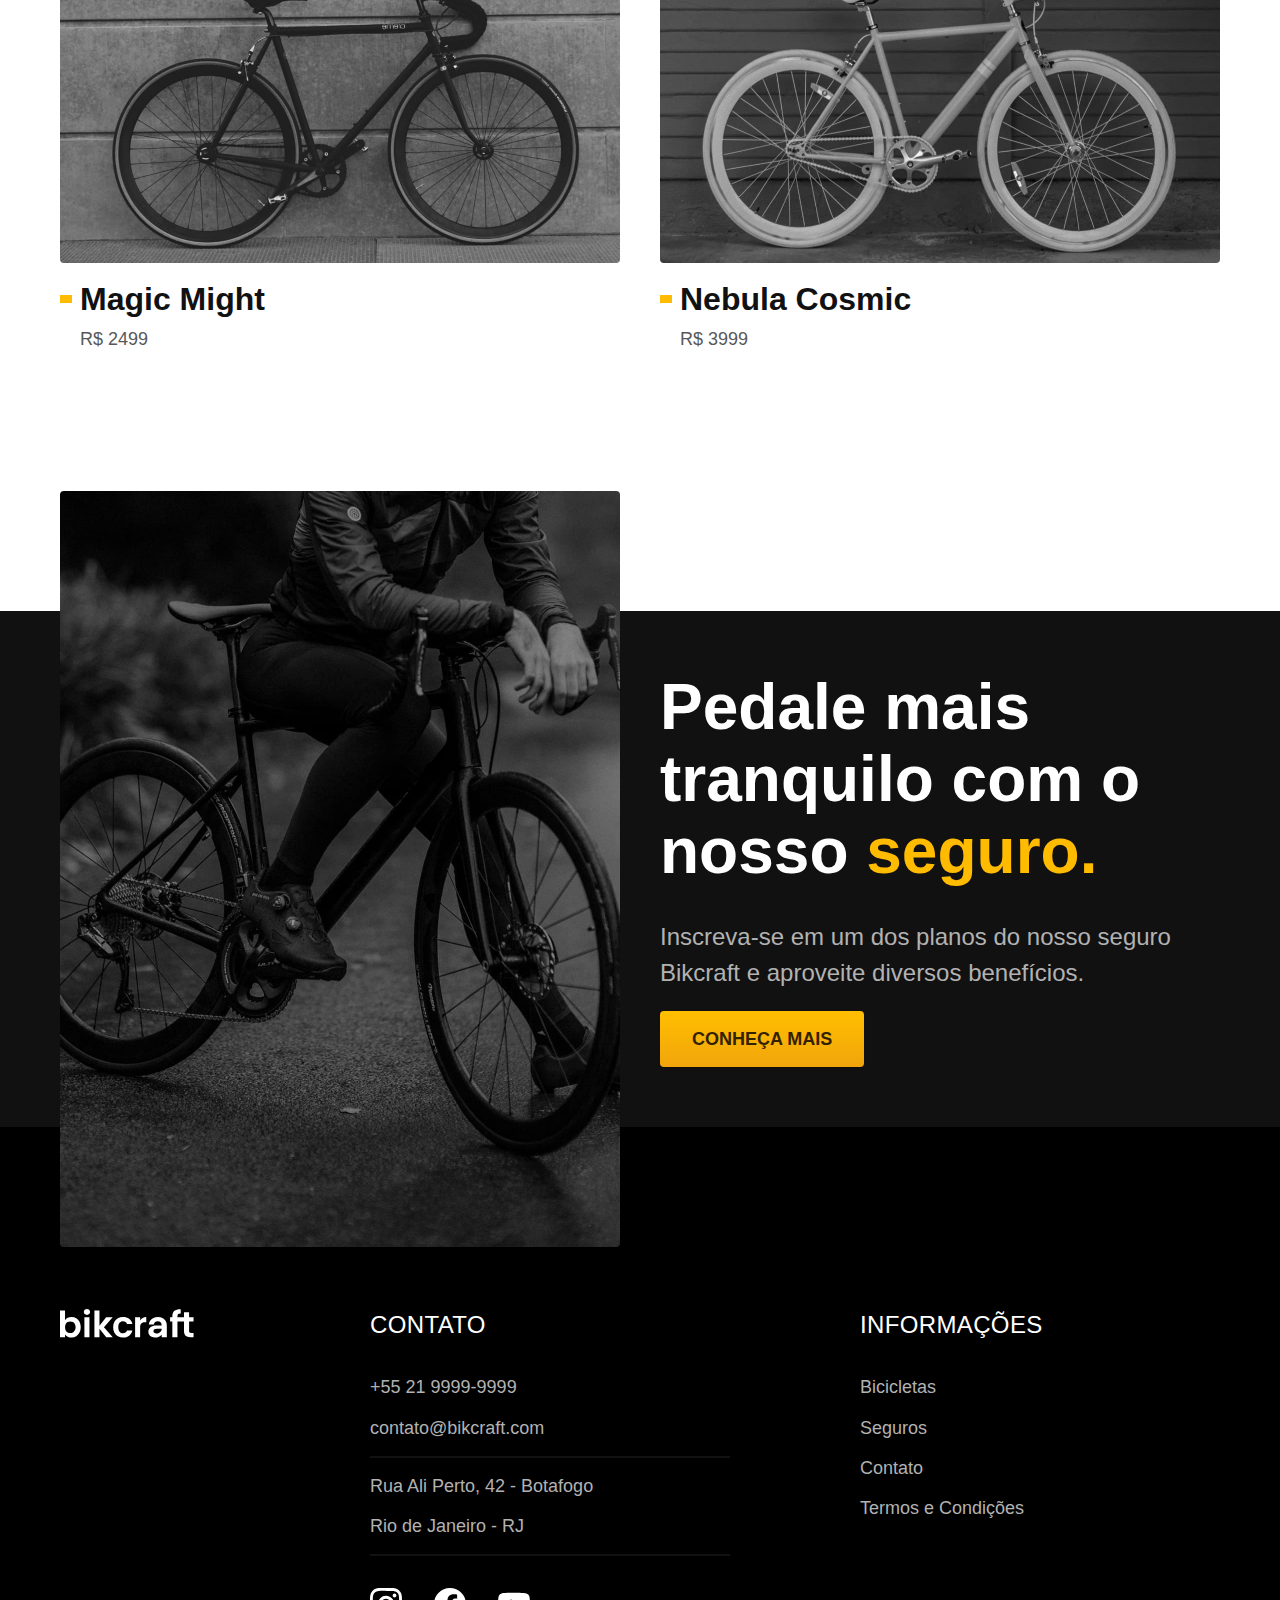
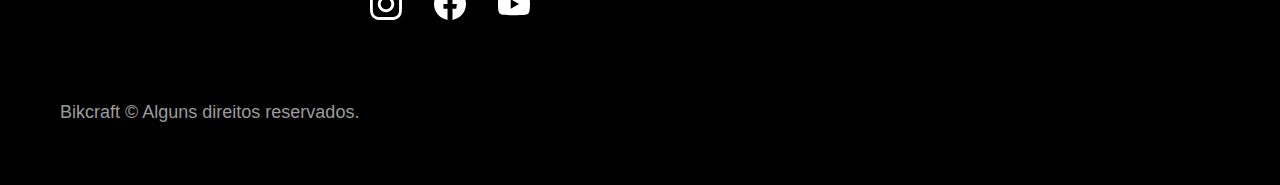
<file: bicicletas/nimbus.html>
<!DOCTYPE html>
<html lang="pt-br">

<head>
  <meta charset="UTF-8">
  <meta name="viewport" content="width=device-width, initial-scale=1.0">

  <title>Nimbus | Bikcraft</title>
  <meta name="description" content="Nimbus.">

  <link rel="preload" href="../css/style.min.css" as="style">
  <link rel="stylesheet" href="../css/style.min.css">
  <script>document.documentElement.classList.add('js');</script>
</head>

<body id="bicicleta">
  <header class="header-bg">
    <div class="header container">
      <a href="../">
        <img src="../img/bikcraft.svg" alt="Bikcraft">
      </a>

      <nav aria-label="primaria">
        <ul class="header-menu font-1-m cor-0">
          <li><a href="../bicicletas.html">Bicicletas</a></li>
          <li><a href="../seguros.html">Seguros</a></li>
          <li><a href="../contato.html">Contato</a></li>
        </ul>
      </nav>
    </div>
  </header>

  <main class="titulo-bg">
    <div>
      <div class="titulo container">
        <p class="font-2-xl cor-5">R$ 4999</p>
        <h1 class="font-1-xxl cor-0">Nimbus Stark<span class="cor-p1">.</span></h1>
      </div>
    </div>
    <div class="bicicleta container">
      <div class="bicicleta-imagens">
        <img src="../img/bicicleta/nimbus1.jpg" alt="Bicicleta 1">
        <img src="../img/bicicleta/nimbus2.jpg" alt="Bicicleta 2">
        <img src="../img/bicicleta/nimbus3.jpg" alt="Bicicleta 3">
      </div>
      <div class="bicicleta-conteudo">
        <p class="font-2-l cor-5">A Nimbus Stark é a melhor Bikcraft já criada pela nossa equipe. Ela vem equipada com os melhores acessórios, o que garante maior velocidade.</p>
        <div class="bicicleta-comprar">
          <a class="botao" href="../orcamento.html?tipo=bikcraft&produto=nimbus">Comprar Agora</a>
          <span class="font-1-xs cor-6"><img src="../img/icones/entrega.svg" alt=""> entrega em 5 dias</span>
          <span class="font-1-xs cor-6"><img src="../img/icones/estoque.svg" alt=""> 18 em estoque</span>
        </div>

        <h2 class="font-1-xs cor-0">Informações</h2>
        <ul class="bicicleta-informacoes">
          <li>
            <img src="../img/icones/eletrica.svg" alt="">
            <h3 class="font-1-m cor-0">Motor Elétrico</h3>
            <p class="font-2-xs cor-5">Permite você viajar distâncias inimaginaveis com a sua bike.</p>
          </li>
          <li>
            <img src="../img/icones/velocidade.svg" alt="">
            <h3 class="font-1-m cor-0">50 km/h</h3>
            <p class="font-2-xs cor-5">A mais rápida bicicleta elétrica disponível hoje no mercado.</p>
          </li>
          <li>
            <img src="../img/icones/rastreador.svg" alt="">
            <h3 class="font-1-m cor-0">Rastreador</h3>
            <p class="font-2-xs cor-5">Rastreador e sistema anti-furto para garantir o seu sossego.</p>
          </li>
          <li>
            <img src="../img/icones/carbono.svg" alt="">
            <h3 class="font-1-m cor-0">Fibra de Carbono</h3>
            <p class="font-2-xs cor-5">Maior proteção possível para a sua Bikcraft com fibra de carbono.</p>
          </li>
        </ul>
        <h2 class="font-1-xs cor-0">Ficha Técnica</h2>
        <ul class="bicicleta-ficha font-2-s cor-4">
          <li>Peso <span>9 kg</span></li>
          <li>Altura <span>60 cm</span></li>
          <li>Largura <span>120 cm</span></li>
          <li>Profundidade <span>10 cm</span></li>
          <li>Marchas <span>16</span></li>
          <li>Roda <span>29</span></li>
        </ul>
      </div>
    </div>
  </main>

  <article class="bicicletas-lista container">
    <h2 class="font-1-xxl">escolha a sua<span class="cor-p1">.</span></h2>

    <ul>
      <li>
        <a href="./magic.html">
          <img src="../img/bicicletas/magic.jpg" alt="Bicicleta preta">
          <h3 class="font-1-xl">Magic Might</h3>
          <span class="font-2-m cor-8">R$ 2499</span>
        </a>
      </li>
      <li>
        <a href="./nebula.html">
          <img src="../img/bicicletas/nebula.jpg" alt="Bicicleta preta">
          <h3 class="font-1-xl">Nebula Cosmic</h3>
          <span class="font-2-m cor-8">R$ 3999</span>
        </a>
      </li>
    </ul>
  </article>

  <article class="seguro-bg">
    <div class="seguro container">
      <div class="seguro-imagem">
        <img src="../img/fotos/seguros.jpg" alt="Pessoa parada em cima de uma bicicleta.">
      </div>
      <div class="seguro-conteudo">
        <h2 class="font-1-xxl cor-0">Pedale mais tranquilo com o nosso <span class="cor-p1">seguro.</span></h2>
        <p class="font-2-l cor-5">Inscreva-se em um dos planos do nosso seguro Bikcraft e aproveite diversos benefícios.</p>
        <a class="botao" href="../seguros.html">Conheça Mais</a>
      </div>
    </div>
  </article>

  <footer class="footer-bg">
    <div class="footer container">
      <img src="../img/bikcraft.svg" alt="Bikcraft">
      <div class="footer-contato">
        <h3 class="font-2-l-b cor-0">Contato</h3>
        <ul class="font-2-m cor-5">
          <li><a href="tel:+552199999999">+55 21 9999-9999</a></li>
          <li><a href="mailto:contato@bikcraft.com">contato@bikcraft.com</a></li>
          <li>Rua Ali Perto, 42 - Botafogo</li>
          <li>Rio de Janeiro - RJ</li>
        </ul>
        <div class="footer-redes">
          <a href="../">
            <img src="../img/redes/instagram.svg" alt="Instagram">
          </a>
          <a href="../">
            <img src="../img/redes/facebook.svg" alt="Facebook">
          </a>
          <a href="../">
            <img src="../img/redes/youtube.svg" alt="Youtube">
          </a>
        </div>
      </div>
      <div class="footer-informacoes">
        <h3 class="font-2-l-b cor-0">Informações</h3>
        <nav>
          <ul class="font-1-m cor-5">
            <li><a href="../bicicletas.html">Bicicletas</a></li>
            <li><a href="../seguros.html">Seguros</a></li>
            <li><a href="../contato.html">Contato</a></li>
            <li><a href="../termos.html">Termos e Condições</a></li>
          </ul>
        </nav>
      </div>
      <p class="footer-copy font-2-m cor-6">Bikcraft © Alguns direitos reservados.</p>
    </div>
  </footer>
  <script src="../js/script.js"></script>
</body>

</html>
</file>
<file: css/style.min.css>
body{margin:0;font-family:Arial,Helvetica,sans-serif;color:#111}blockquote,dd,h1,h2,h3,h4,p,ul{margin:0}ul{padding:0;list-style:none}a{text-decoration:none;color:inherit}img{max-width:100%;height:auto;display:block}img[src$=".jpg"]{border-radius:4px}.font-1-xs{font:400 0.75rem/1.35 Poppins,sans-serif}.font-2-xs{font:400 0.875rem/1.43 Roboto,sans-serif}.font-1-s{font:400 1rem/1.5 Poppins,sans-serif}.font-2-s{font:400 1rem/1.5 Roboto,sans-serif}.font-1-m,.font-1-m-b{font:400 1.125rem/1.35 Poppins,sans-serif}.font-1-m-b{font-weight:600}.font-2-m{font:500 1.125rem/1.35 Roboto,sans-serif}.font-1-l{font:400 1.5rem/1.5 Poppins,sans-serif}.font-2-l,.font-2-l-b{font:400 1.5rem/1.5 Roboto,sans-serif}.font-2-l-b{font-weight:500;letter-spacing:.015em;text-transform:uppercase}.font-1-xl{font:600 2rem/1.25 Poppins,sans-serif}.font-2-xl{font:500 2rem/1.25 Roboto,sans-serif}.font-1-xxl{font:600 4rem/1.125 Poppins,sans-serif}@media (max-width:1200px){.font-1-xxl{font-size:3rem}.font-2-l,.font-2-l-b{font-size:1.125rem}}@media (max-width:800px){.font-1-xxl{font-size:2rem}.font-1-xl,.font-2-xl{font-size:1.5rem}}:root{--cor-0:#ffffff;--cor-1:#f7f7f7;--cor-2:#ededed;--cor-3:#dedede;--cor-4:#cccccc;--cor-5:#b2b2b2;--cor-6:#9c9c9c;--cor-7:#717171;--cor-8:#595959;--cor-9:#404040;--cor-10:#2e2e2e;--cor-11:#111111;--cor-12:#000000;--cor-p1:#ffbb00;--cor-p2:#e4a30b;--cor-p3:#a66f00;--cor-p4:#664400;--cor-p5:#332200}.cor-0{color:var(--cor-0)}.cor-1{color:var(--cor-1)}.cor-2{color:var(--cor-2)}.cor-3{color:var(--cor-3)}.cor-4{color:var(--cor-4)}.cor-5{color:var(--cor-5)}.cor-6{color:var(--cor-6)}.cor-7{color:var(--cor-7)}.cor-8{color:var(--cor-8)}.cor-9{color:var(--cor-9)}.cor-10{color:var(--cor-10)}.cor-11{color:var(--cor-11)}.cor-12{color:var(--cor-12)}.cor-p1{color:var(--cor-p1)}.cor-p2{color:var(--cor-p2)}.cor-p3{color:var(--cor-p3)}.cor-p4{color:var(--cor-p4)}.cor-p5{color:var(--cor-p5)}.js .fadeInDown{transform:translate3d(0,-20px,0)}.js .fadeInUp{transform:translate3d(0,20px,0)}.js .fadeInRight{transform:translate3d(20px,0,0)}.js .fadeInLeft{transform:translate3d(-20px,0,0)}.js [data-anime]{opacity:0}.js .anime{opacity:1;transform:none;transition:transform .8s,opacity .8s}.header-bg{background-color:var(--cor-12)}.header{display:flex;flex-wrap:wrap;gap:20px;justify-content:space-between;align-items:center;padding-top:20px;padding-bottom:20px}.header-menu{display:flex;flex-wrap:wrap;gap:40px}.header-menu a{display:inline-block;padding:16px 0;position:relative}.header-menu a:after{content:"";display:block;height:2px;width:0;background:var(--cor-0);margin-top:4px;transition:.3s;position:absolute}.header-menu a.ativo::after,.header-menu a:hover::after{width:100%}@media (max-width:800px){.header-menu{gap:20px}.header-menu a{background:var(--cor-11);padding:12px 16px;border-radius:4px}.header-menu a:hover{background-color:var(--cor-10)}.header a:after{display:none}}@media (max-width:600px){.header-menu{gap:12px}.header-menu a{padding:8px 12px;font-size:14px}}.footer-bg{background-color:var(--cor-12)}.footer{display:grid;grid-template-columns:3fr 5fr 4fr;gap:40px;padding-top:60px;padding-bottom:60px}.footer h3{margin-bottom:32px}.footer-contato ul{margin-bottom:32px}.footer-contato li:nth-child(2n):after{content:"";display:block;max-width:360px;height:2px;background:var(--cor-11);margin-top:16px}.footer li{margin-bottom:16px}.footer-redes{display:flex;gap:32px}.footer a:hover{color:var(--cor-0)}.footer-copy{grid-column:1/-1;margin-top:40px}@media (max-width:800px){.footer>img{display:none}.footer{grid-template-columns:1fr 1fr}}@media (max-width:600px){.footer{grid-template-columns:1fr;gap:60px}.footer-copy{margin-top:0}}.container{box-sizing:border-box;max-width:1200px;padding-left:20px;padding-right:20px;margin-left:auto;margin-right:auto}.botao{display:inline-block;padding:16px 32px;background:linear-gradient(#ffbf00,#f2a50c);border-radius:4px;box-shadow:0 1px 2px rgba(0,0,0,.1);text-transform:uppercase;color:var(--cor-p5);font:600 1.125rem/1.35 Poppins,sans-serif;max-width:max-content;border:none;cursor:pointer}.botao:hover{background:linear-gradient(#ffb60d,#e59317)}.botao.secundario{background:var(--cor-10);color:var(--cor-2)}.botao.secundario:hover{background:var(--cor-9)}.botao.seta{display:flex;align-items:center}.botao.seta::after{content:"";display:inline-block;width:18px;height:10px;margin-left:12px;background:url("../img/icones/seta.svg");transition:transform .2s}.botao.seta:hover::after{transform:translateX(4px)}@media (max-width:600px){.botao{padding:12px 16px;font-size:1rem}}.link{display:inline-block;color:var(--cor-p1);font:500 1.5rem/1.5 Poppins,sans-serif;text-transform:uppercase}.link::after{content:"";display:block;width:100%;height:4px;background-color:currentColor}.link:hover{color:var(--cor-0)}.titulo-bg{padding-top:60px;padding-bottom:60px;background-color:var(--cor-11)}.titulo{background:url("../img/dec/top-right.svg") no-repeat top right 20px}.titulo p{margin-bottom:4px}@media (max-width:800px){.titulo-bg{padding-top:40px;padding-bottom:40px}.titulo p{font-size:1rem;text-transform:lowercase;font-weight:400}}.form{display:grid;grid-template-columns:1fr 1fr;gap:20px}.form label{display:block;font:400 1rem/1.5 Poppins,sans-serif;margin-bottom:4px}.form .col-2{grid-column:span 2}.form input[type=email],.form input[type=text],.form textarea{font:400 1rem/1.5 Roboto,sans-serif;background:var(--cor-1);border:1px solid var(--cor-2);padding:12px;border-radius:4px;width:100%;box-sizing:border-box}.form input[type=email]:focus,.form input[type=text]:focus,.form textarea:focus{outline:0;border-color:var(--cor-p1);background:var(--cor-0);box-shadow:0 0 0 2px #fea}@media (max-width:600px){.form{grid-template-columns:1fr}.form .col-2{grid-column:1}}.introducao-bg{background:var(--cor-12) url("../img/dec/bottom-left.svg") no-repeat bottom 160px left 20px;box-shadow:inset 0 -120px var(--cor-0)}.introducao{display:grid;grid-template-columns:1fr 1fr;gap:0 40px}.introducao-conteudo{align-self:end;padding-bottom:200px}.introducao img{width:100%;height:100%;object-fit:cover;border-radius:4px}.introducao h1{margin-bottom:32px}.introducao p{margin-bottom:20px}@media (max-width:800px){.introducao-bg{background:var(--cor-11);padding-top:40px;box-shadow:inset 0 -60px #fff}.introducao{grid-template-columns:1fr;gap:32px}.introducao-conteudo{padding-bottom:0}.introducao h1{margin-bottom:16px}.introducao img{height:300px;width:100%}}.tecnologia-bg{background-color:var(--cor-11);box-shadow:inset 0 80px var(--cor-0),inset 0 -80px var(--cor-0)}.tecnologia{display:grid;grid-template-columns:1fr 1fr;gap:40px}.tecnologia-imagem img{width:100%;height:100%;object-fit:cover;object-position:left}.tecnologia-conteudo{padding-top:160px;padding-bottom:160px}.tecnologia-conteudo>span{display:block;margin-bottom:20px}.tecnologia-conteudo h2{margin-bottom:32px}.tecnologia-conteudo>p{margin-bottom:20px}.tecnologia a{margin-bottom:80px}.tecnologia-vantagens{display:flex;gap:40px}.tecnologia-vantagens h3{margin-bottom:8px;width:max-content}.tecnologia-vantagens img{width:24px;margin-bottom:8px}@media (max-width:800px){.tecnologia-bg{box-shadow:initial}.tecnologia{grid-template-columns:1fr}.tecnologia-conteudo{padding-top:60px;padding-bottom:60px}.tecnologia-imagem{display:none}.tecnologia a{margin-bottom:60px}}@media (max-width:600px){.tecnologia-vantagens{flex-direction:column}}.parceiros{padding-top:60px;padding-bottom:120px}.parceiros h2{margin-bottom:60px}.parceiros ul{padding:0 20px;max-width:1400px;display:grid;grid-template-columns:repeat(4,1fr);margin:0 auto}.parceiros li{display:flex;padding:32px;border-left:2px solid var(--cor-2)}.parceiros img{margin:auto}.parceiros li:first-child,.parceiros li:nth-child(5){border-left:none}.parceiros li:nth-child(n+5){border-top:2px solid var(--cor-2)}@media (max-width:800px){.parceiros{padding-bottom:60px}.parceiros h2{margin-bottom:20px}.parceiros ul{grid-template-columns:repeat(2,1fr)}.parceiros li:nth-child(n+3){border-top:2px solid var(--cor-2)}.parceiros li:nth-child(odd){border-left:none}}.depoimento{display:grid;grid-template-columns:1fr 1fr;background-color:var(--cor-p1);overflow:hidden}.depoimento img{width:100%;height:100%;object-fit:cover;border-radius:0}.depoimento-conteudo{padding:40px 40px 80px 80px;align-self:end;background:url("../img/dec/bottom-right-p.svg") no-repeat bottom 40px right 40px}.depoimento-conteudo p{max-width:32ch;font-family:Merriweather,serif;font-style:italic;font-weight:900;margin-bottom:32px;position:relative}.depoimento p::after,.depoimento p::before{font-size:5rem;color:var(--cor-p2);position:absolute}.depoimento p::before{content:"“";left:-50px;top:-20px}.depoimento p::after{content:"”"}@media (min-width:1200px){.depoimento img{max-height:520px}}@media (max-width:800px){.depoimento{grid-template-columns:1fr;text-align:center}.depoimento img{max-height:200px}.depoimento-conteudo{padding:40px 20px;margin:auto}}.bicicletas-lista{padding-top:60px;padding-bottom:120px}.bicicletas-lista h2{margin-bottom:40px}.bicicletas-lista ul{display:flex;gap:40px;padding:0 20px 20px 20px;max-width:1400px;margin-left:auto;margin-right:auto;overflow-x:auto}#bicicleta .bicicletas-lista ul{padding:0 0 20px 0}.bicicletas-lista li{flex:1;min-width:280px}.bicicletas-lista a{display:block}.bicicletas-lista img{margin-bottom:16px}.bicicletas-lista h3{margin-bottom:8px;display:flex;align-items:center}.bicicletas-lista h3::before{content:"";display:inline-block;height:8px;width:12px;margin-right:8px;background-color:var(--cor-p1);transition:width .2s}.bicicletas-lista a:hover h3::before{width:24px}.bicicletas-lista li span{padding-left:20px}@media (max-width:800px){.bicicletas-lista{padding-bottom:60px}.bicicletas-lista ul{gap:20px}}.bicicletas-bg{background:linear-gradient(to right,var(--cor-0) 30%,var(--cor-11) 0)}.bicicletas{display:grid;grid-template-columns:1fr 1fr;gap:40px;padding-top:60px;padding-bottom:60px;background:url("../img/dec/top-right.svg") no-repeat top 40px right 20px}.bicicletas-imagem{display:grid}.bicicletas-imagem img{grid-area:1/1}.bicicletas-imagem span{grid-area:1/1;place-self:start end;margin-top:20px;background:var(--cor-12);display:inline-block;padding:8px 16px 8px 8px;border-radius:4px 0 0 4px}.bicicletas-conteudo{display:grid;grid-template-columns:1fr auto;align-content:start}.bicicletas h2,.bicicletas p{grid-column:1/-1}.bicicletas h2{margin-bottom:20px}.bicicletas h2::before{content:"";display:block;width:12px;height:8px;background-color:var(--cor-p1);margin-bottom:8px}.bicicletas p{margin-bottom:32px}.bicicletas a{place-self:end}.bicicletas li{display:flex;align-items:center}.bicicletas ul{display:grid;gap:16px}.bicicletas-conteudo img{width:24px;margin-right:8px}@media (max-width:800px){.bicicletas-bg{background:var(--cor-11)}.bicicletas{grid-template-columns:1fr;gap:20px;padding-top:40px;padding-bottom:40px}}@media (max-width:600px){.bicicletas-conteudo{grid-template-columns:1fr}.bicicletas ul{font-size:1rem;grid-template-columns:1fr 1fr;margin-bottom:32px}.bicicletas a{place-self:start}}.bicicleta{display:grid;grid-template-columns:1fr 1fr;align-items:start;gap:40px;padding-top:60px;padding-bottom:60px}#bicicleta .titulo p{text-transform:uppercase}.bicicleta-imagens{display:flex;flex-wrap:wrap;gap:20px}.bicicleta-imagens img{flex:1;min-width:200px}.bicicleta-imagens img:first-child{min-width:100%}.bicicleta-conteudo>p{margin-bottom:32px}.bicicleta-comprar{display:grid;grid-template-columns:max-content auto;align-items:center;justify-items:start;gap:8px 12px;margin-bottom:40px}.bicicleta-comprar a{grid-row:span 2}.bicicleta-comprar span{display:flex;align-items:center;background-color:var(--cor-12);gap:8px;padding:4px 8px;border-radius:4px}.bicicleta-conteudo h2{text-transform:uppercase;letter-spacing:.015em;margin-bottom:12px}.bicicleta-ficha,.bicicleta-informacoes{padding:32px;background-color:var(--cor-12);border-radius:4px}.bicicleta-informacoes{margin-bottom:40px;display:grid;grid-template-columns:1fr 1fr;gap:32px}.bicicleta-informacoes img{width:24px;margin-bottom:8px}.bicicleta-informacoes h3{margin-bottom:8px}.bicicleta-ficha li{padding:4px 0;display:flex;justify-content:space-between;border-bottom:1px solid var(--cor-11)}.bicicleta-ficha li:last-child{border-bottom:none}.bicicleta-ficha span{color:var(--cor-6)}@media (max-width:800px){.bicicleta{grid-template-columns:1fr;padding-top:40px;padding-bottom:40px}.bicicleta-imagens{grid-row:2}}@media (max-width:400px){.bicicleta-informacoes{grid-template-columns:1fr}.bicicleta-comprar{grid-template-columns:1fr}}.seguro-bg{background-color:var(--cor-11);box-shadow:inset 0 120px var(--cor-0),inset 0 -120px var(--cor-12)}.seguro{display:grid;grid-template-columns:1fr 1fr;gap:40px}.seguro-imagem img{width:100%;height:100%;object-fit:cover}.seguro-conteudo{padding-top:180px;padding-bottom:180px}.seguro h2{margin-bottom:32px}.seguro p{margin-bottom:20px}@media (max-width:800px){.seguro-bg{box-shadow:inset 0 -60px var(--cor-12)}.seguro{grid-template-columns:1fr}.seguro-conteudo{grid-row:1;padding-top:40px;padding-bottom:0}}.seguros-bg{background:var(--cor-11)}.seguros{padding-top:60px;padding-bottom:60px;display:grid;grid-template-columns:1fr 1fr;gap:40px;align-items:center}#seguros .seguros{padding-top:0}.seguros h2{grid-column:1/-1}.seguros-item{background-color:var(--cor-12);padding:32px 32px 32px 60px;display:grid;grid-template-columns:1fr auto;border-radius:4px}.seguros-item h3{margin-bottom:40px}.seguros-item span{grid-column:2;display:block;text-align:right}.seguros-item ul{grid-column:1/-1;margin-bottom:32px}.seguros-item li{display:flex;align-items:center;position:relative}.seguros-item li+li{margin-top:20px}.seguros-item li::before{content:"";display:inline-block;width:13px;height:9px;background-image:url("../img/icones/lista.svg");position:absolute;left:-21px}.seguros-item a{grid-column:1/-1}@media (max-width:800px){.seguros{grid-template-columns:1fr}}.vantagens-bg{background-color:var(--cor-12)}.vantagens{padding-top:120px;padding-bottom:120px}.vantagens h2{margin-bottom:60px}.vantagens ul{display:grid;grid-template-columns:repeat(auto-fit,minmax(280px,max-content));gap:40px 80px}.vantagens h3,.vantagens img{margin-bottom:8px}@media (max-width:800px){.vantagens{padding-top:60px;padding-bottom:60px}.vantagens h2{margin-bottom:40px}.vantagens ul{gap:20px}}.perguntas{padding-top:120px;padding-bottom:120px}.perguntas h2{margin-bottom:60px}.perguntas dl>div{padding:20px;border-radius:4px}.perguntas dl>div:nth-child(odd){background-color:var(--cor-1)}.perguntas button{display:grid;grid-template-columns:auto 1fr auto;align-items:center;gap:8px;cursor:pointer;border:none;background:0 0;width:100%;text-align:left}.perguntas button::before{content:"";display:inline-block;width:12px;height:8px;background-color:var(--cor-p1)}.perguntas button::after{content:"";display:inline-block;width:14px;height:6px;background:url("../img/icones/seta-abrir.svg");transition:.3s}.perguntas button:hover::after,.perguntas button[aria-expanded=true]::after{transform:rotate(180deg)}.js .perguntas dd{display:none}.js .perguntas dd.ativa{display:block}.perguntas dd{padding-left:20px;padding-top:16px;max-width:80ch}@media (max-width:800px){.perguntas{padding-top:60px;padding-bottom:60px}.perguntas h2{margin-bottom:40px}}#contato{background:linear-gradient(var(--cor-11) 600px,var(--cor-1) 0)}.contato{display:grid;grid-template-columns:5fr 7fr}.contato-dados,.contato-formulario{padding:60px;box-shadow:0 1px 2px rgba(0,0,0,.1)}.contato-dados{border-radius:5px 0 0 5px;background:var(--cor-12) url("../img/dec/bottom-left.svg") no-repeat bottom 20px left 20px}.contato-formulario{border-radius:0 5px 5px 0;background:var(--cor-0) url("../img/dec/bottom-right.svg") no-repeat bottom 20px right 20px}.contato-dados h2{margin-bottom:60px}.contato-endereco{margin-bottom:32px;padding-left:28px;background:url("../img/icones/local.svg") no-repeat 0 2px}.contato-endereco p{margin-bottom:8px}.contato-meios a{display:block;max-width:max-content;margin-bottom:8px;padding-left:28px}.contato-meios a:hover{color:var(--cor-0)}.contato-meios a:first-child{background:url("../img/icones/email.svg") no-repeat 0 2px}.contato-meios a:nth-child(2){margin-bottom:32px}.contato-meios a:nth-child(3){background:url("../img/icones/telefone.svg") no-repeat 0 2px;margin-bottom:60px}.contato-redes{display:flex;gap:32px;padding-left:28px}@media (max-width:800px){.contato{grid-template-columns:1fr}.contato-dados,.contato-formulario{padding:20px}.contato-dados{border-radius:5px 5px 0 0;background:var(--cor-12)}.contato-formulario{border-radius:0 0 5px 5px}.contato-dados h2,.contato-meios a:nth-child(3){margin-bottom:32px}.contato-redes{margin-bottom:12px}}.lojas{display:grid;grid-template-columns:1fr 1fr;gap:0 40px;padding-top:120px;padding-bottom:120px}.lojas h2{grid-column:1/-1;margin-bottom:60px}.lojas img{border-radius:4px 4px 0 0}.lojas-item{border-radius:4px;background:var(--cor-0);box-shadow:0 1px 2px rgba(0,0,0,.1)}.lojas-conteudo{display:grid;grid-template-columns:1fr 1fr;gap:32px 16px;padding:32px}.lojas-conteudo h3,.lojas-tempo{grid-column:1/-1}.lojas-dados{display:grid;gap:8px;border-left:2px solid var(--cor-2);padding-left:12px}.lojas-tempo{display:flex;align-items:center;gap:8px}@media (max-width:800px){.lojas{gap:20px;padding-top:60px;padding-bottom:60px}.lojas h2{margin-bottom:32px}.lojas-conteudo{grid-template-columns:1fr}}@media (max-width:600px){.lojas{grid-template-columns:1fr}}#orcamento{background:linear-gradient(var(--cor-11) 600px,var(--cor-1) 0)}.orcamento{display:grid;grid-template-columns:5fr 7fr;padding-bottom:120px}.orcamento h2{text-transform:uppercase;position:relative;display:flex;align-items:center}.orcamento h2::before{content:"";display:inline-block;width:4px;height:8px;background-color:var(--cor-p1);position:absolute;left:-12px}.orcamento-dados,.orcamento-produto{padding:60px;box-shadow:0 1px 2px rgba(0,0,0,.1)}.orcamento-produto{border-radius:5px 0 0 5px;background:var(--cor-12) url("../img/dec/bottom-left.svg") no-repeat bottom 20px left 20px;display:grid;grid-template-columns:1fr 1fr;gap:20px;align-content:start}.orcamento-produto>*{grid-column:1/-1}.orcamento-produto>label{grid-column:initial}.orcamento-produto label{font:400 1rem/1.5 Poppins,sans-serif;color:var(--cor-4);background-color:var(--cor-10);padding:12px 16px;border-radius:4px;cursor:pointer;display:grid;grid-template-columns:auto 1fr auto;align-items:center;border:1px solid var(--cor-10)}.orcamento-produto input:checked+label{background:var(--cor-0);color:var(--cor-11)}.orcamento-produto label::before{content:"";display:inline-block;box-sizing:border-box;width:12px;height:12px;border:1px solid var(--cor-6);border-radius:50%;margin-right:8px}.orcamento-produto input:checked+label::before{border-color:var(--cor-7);box-shadow:inset 0 0 0 3px var(--cor-0),inset 0 0 0 6px var(--cor-7)}.orcamento-produto label:hover{background-color:var(--cor-9);border-color:var(--cor-9)}.orcamento-produto input:focus+label{box-shadow:0 0 0 2px var(--cor-p1);border-color:var(--cor-12)}.orcamento-produto label span{display:none}.orcamento-produto input:checked+label span{display:inline-block}.orcamento-produto input{opacity:0;position:absolute;pointer-events:none}.orcamento-dados{border-radius:0 5px 5px 0;background:var(--cor-0) url("../img/dec/bottom-right.svg") no-repeat bottom 20px right 20px}.orcamento-conteudo{display:none}.orcamento-conteudo h2,.orcamento-dados h2:nth-of-type(n+2){margin-top:20px}#bikcraft:checked~#orcamento-bikcraft,#seguro:checked~#orcamento-seguro{display:grid;gap:20px}.orcamento-detalhes{display:none;background:var(--cor-0);padding:20px;grid-template-columns:1fr 1fr;border-radius:4px;align-items:center}.orcamento-detalhes li{display:flex;align-items:center;margin-bottom:8px}.orcamento-detalhes li img{width:16px;margin-right:8px}.orcamento-produto input:checked+label+.orcamento-detalhes{display:grid}@media (max-width:1200px){.orcamento-dados,.orcamento-produto{padding:32px}}@media (max-width:800px){.orcamento{grid-template-columns:1fr}.orcamento-produto{border-radius:5px 5px 0 0;background:var(--cor-12)}.orcamento-dados{border-radius:0 0 5px 5px}}@media (max-width:400px){.orcamento-produto{grid-template-columns:1fr}}.termos{padding-top:80px;padding-bottom:80px}.termos h2{font-weight:600;margin-bottom:20px}.termos p+h2{margin-top:40px}.termos p{max-width:75ch;margin-bottom:24px}
</file>
